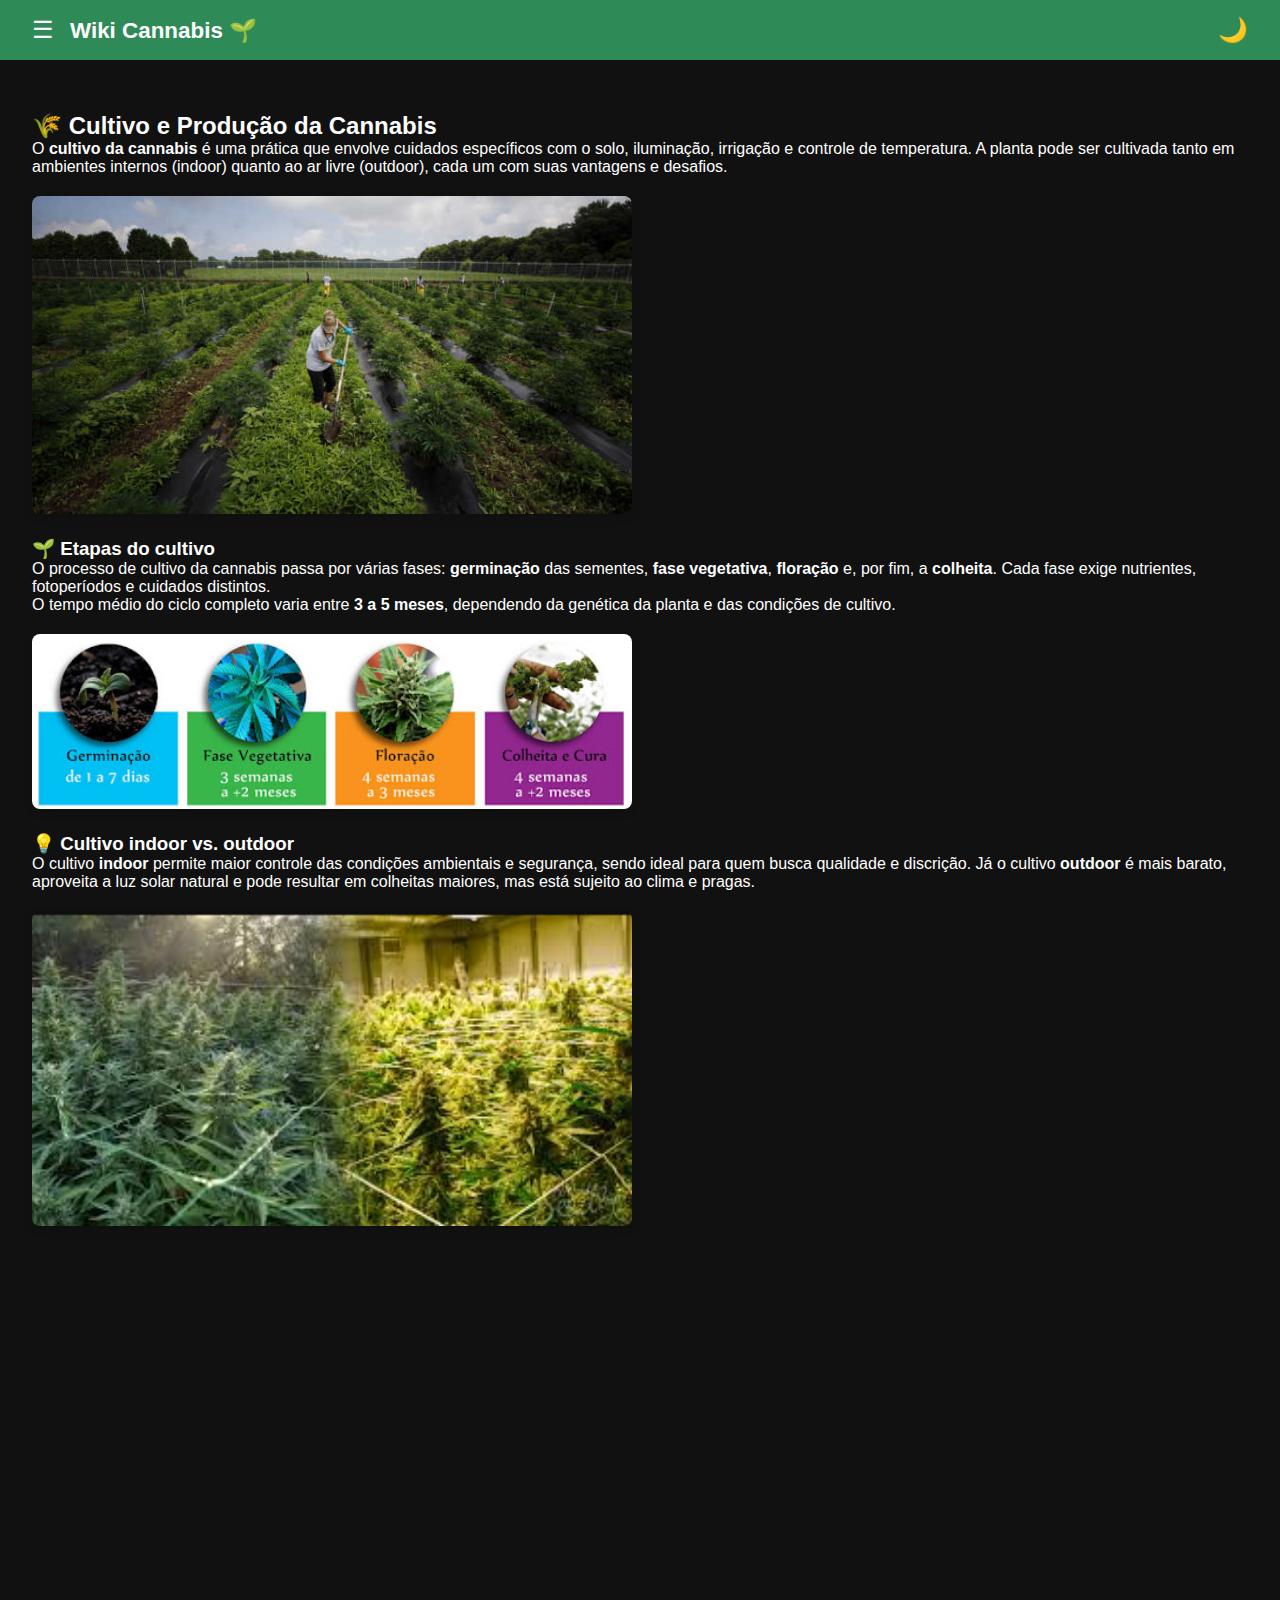
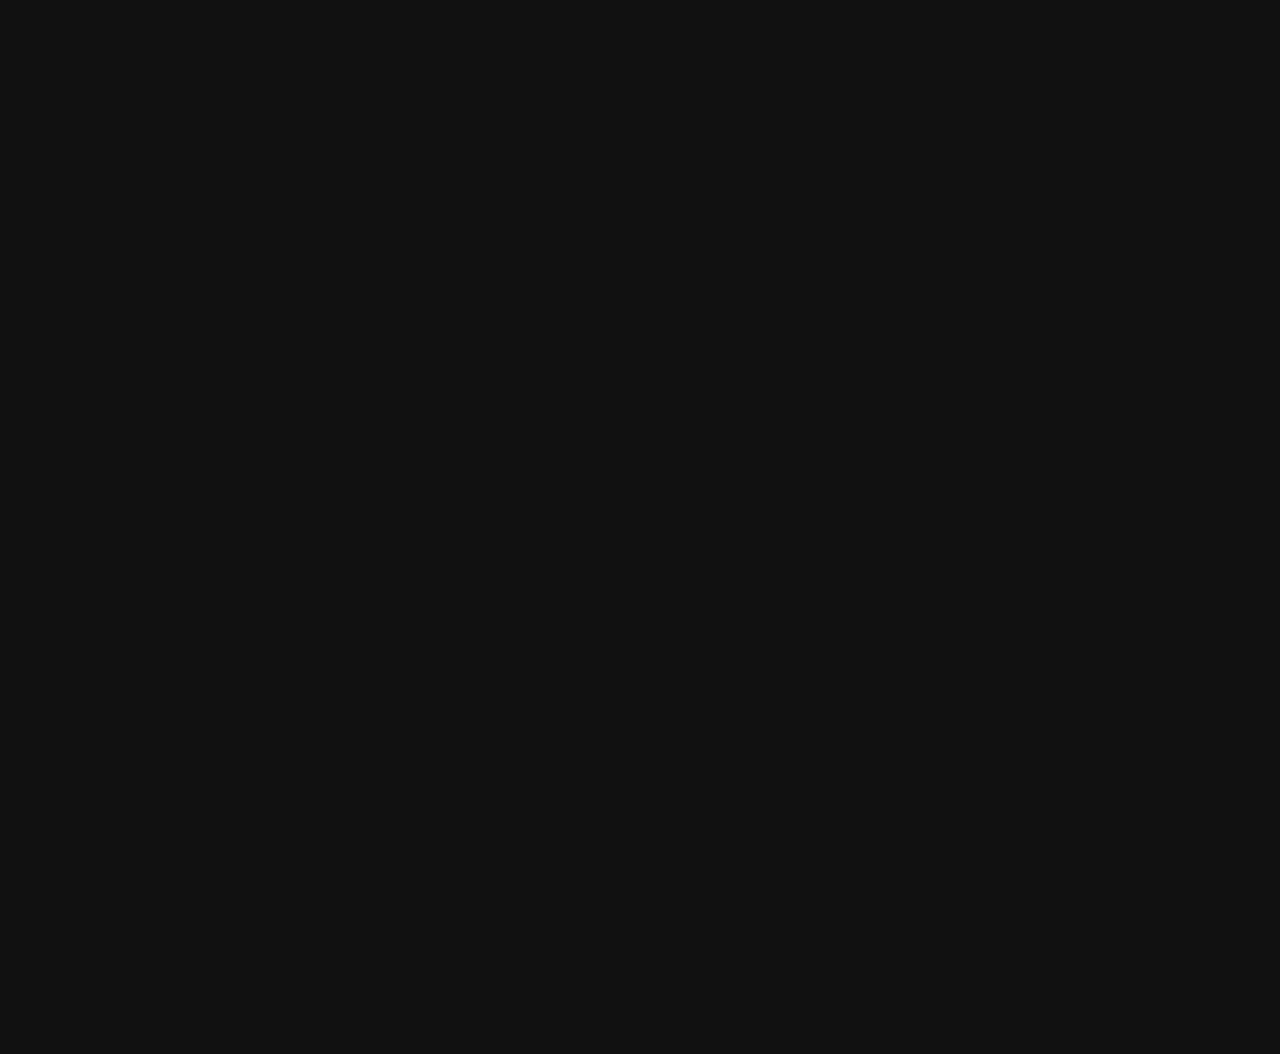
<file: cultivo.html>
<!DOCTYPE html>
<html lang="pt-br">
<head>
  <meta charset="UTF-8" />
  <meta name="viewport" content="width=device-width, initial-scale=1.0"/>
  <title>Cultivo e Produção 🌾</title>
  <link rel="stylesheet" href="style.css" />
</head>
<body>

  <header>
    <div class="header-left">
      <button class="menu-btn" onclick="toggleMenu()">☰</button>
      <h1>Wiki Cannabis 🌱</h1>
    </div>
    <button id="darkModeToggle" onclick="toggleDarkMode()">🌙</button>
  </header>

  <!-- Menu lateral -->
  <div id="sidebar" class="sidebar">
    <h2>Temas</h2>
    <a href="origem.html">📜 Origem</a>
    <a href="cultivo.html">🌾 Cultivo</a>
    <a href="tipos.html">🧬 Tipos</a>
    <a href="uso.html">💊 Medicinal</a>
    <a href="recreativo.html">🎉 Recreativo</a>
    <a href="legalizacao.html">⚖️ Leis</a>
    <a href="menu.html" class="voltar-btn">🔙 Voltar ao Menu Principal</a>
  </div>

  <!-- Conteúdo principal -->
  <div class="content">
    <h2>🌾 Cultivo e Produção da Cannabis</h2>

    <section class="fade-in">
      <p>
        O <strong>cultivo da cannabis</strong> é uma prática que envolve cuidados específicos com o solo, iluminação, irrigação e controle de temperatura. A planta pode ser cultivada tanto em ambientes internos (indoor) quanto ao ar livre (outdoor), cada um com suas vantagens e desafios.
      </p>
      <img src="img/plantacao-cannabis.png" alt="Plantação de cannabis ao ar livre" />
    </section>

    <section class="fade-in">
      <h3>🌱 Etapas do cultivo</h3>
      <p>
        O processo de cultivo da cannabis passa por várias fases: <strong>germinação</strong> das sementes, <strong>fase vegetativa</strong>, <strong>floração</strong> e, por fim, a <strong>colheita</strong>. Cada fase exige nutrientes, fotoperíodos e cuidados distintos.
      </p>
      <p>
        O tempo médio do ciclo completo varia entre <strong>3 a 5 meses</strong>, dependendo da genética da planta e das condições de cultivo.
      </p>
      <img src="img/fases-cultivo.png" alt="Fases do cultivo da cannabis" />
    </section>

    <section class="fade-in">
      <h3>💡 Cultivo indoor vs. outdoor</h3>
      <p>
        O cultivo <strong>indoor</strong> permite maior controle das condições ambientais e segurança, sendo ideal para quem busca qualidade e discrição. Já o cultivo <strong>outdoor</strong> é mais barato, aproveita a luz solar natural e pode resultar em colheitas maiores, mas está sujeito ao clima e pragas.
      </p>
      <img src="img/cultivo-indoor-outdoor.png" alt="Comparação entre cultivo indoor e outdoor" />
    </section>

    <section class="fade-in">
      <h3>🧪 Fertilizantes e cuidados com o solo</h3>
      <p>
        Para garantir plantas saudáveis, é essencial usar substratos bem drenados e ricos em nutrientes, além de fertilizantes equilibrados com <strong>nitrogênio (N)</strong>, <strong>fósforo (P)</strong> e <strong>potássio (K)</strong>. O pH ideal do solo deve variar entre <strong>6.0 e 7.0</strong>.
      </p>
      <img src="img/fertilizantes-cannabis.png" alt="Fertilizantes para cultivo de cannabis" />
    </section>

    <section class="fade-in">
      <h3>⚙️ Processos pós-colheita</h3>
      <p>
        Após a colheita, os buds passam por um processo de <strong>secagem</strong> e <strong>cura</strong>, fundamentais para preservar sabor, aroma e potência dos canabinoides. A cura pode durar de <strong>duas semanas a dois meses</strong>, dependendo do método.
      </p>
      <img src="img/curagem-buds.png" alt="Processo de cura dos buds de cannabis" />
    </section>

    <section class="fade-in">
      <h3>📦 Produção em larga escala</h3>
      <p>
        Em países onde o cultivo é regulamentado, como <strong>Canadá</strong> e <strong>Uruguai</strong>, existem fazendas especializadas na produção em larga escala, com controle rigoroso de qualidade, rastreabilidade e certificação de pureza.
      </p>
      <img src="img/producao-industrial.png" alt="Produção industrial de cannabis" />
    </section>

    <section class="fade-in">
      <h3>🔍 Curiosidades sobre o cultivo</h3>
      <ul>
        <li>🌡️ A temperatura ideal para o cultivo gira em torno de 22°C a 28°C.</li>
        <li>💧 O excesso de água pode causar <em>root rot</em> (apodrecimento das raízes).</li>
        <li>🧬 A cannabis pode ser cultivada por sementes ou clones (estacas).</li>
        <li>🌕 Algumas variedades florescem com base no ciclo lunar.</li>
      </ul>
    </section>
  </div>

  <script src="script.js"></script>
</body>
</html>
</file>
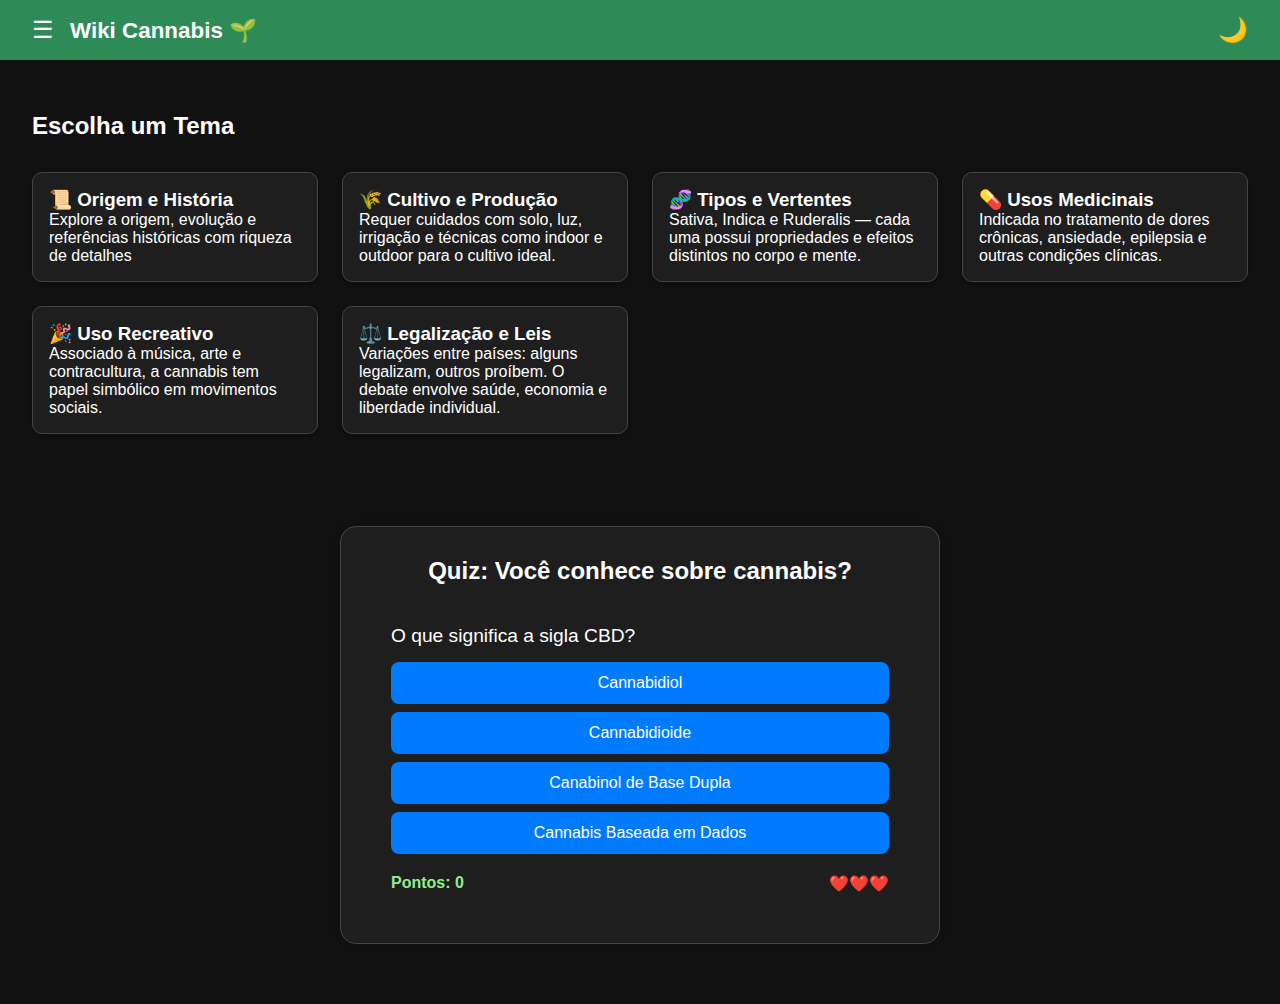
<file: menu.html>
<!DOCTYPE html>
<html lang="pt-br">
<head>
  <meta charset="UTF-8" />
  <meta name="viewport" content="width=device-width, initial-scale=1.0" />
  <title>Wiki Cannabis 🌱</title>
  <link rel="stylesheet" href="style.css" />
</head>
<body>

  <header>
    <div class="header-left">
        <button class="menu-btn" onclick="toggleMenu()">☰</button>
        <h1>Wiki Cannabis 🌱</h1>
      </div>
      <button id="darkModeToggle" onclick="toggleDarkMode()">🌙</button>
  </header>

  <!-- Menu lateral -->
  <div id="sidebar" class="sidebar">
    <h2>Temas</h2>
    <a href="origem.html">📜 Origem</a>
    <a href="cultivo.html">🌾 Cultivo</a>
    <a href="tipos.html">🧬 Tipos</a>
    <a href="uso.html">💊 Medicinal</a>
    <a href="recreativo.html">🎉 Recreativo</a>
    <a href="legalizacao.html">⚖️ Leis</a>
  </div>

  <!-- Conteúdo principal -->
  <div class="content">
    <h2>Escolha um Tema</h2>
    <div class="cards">

      <a href="origem.html" class="card">
        <h3>📜 Origem e História</h3>
        <p>Explore a origem, evolução e referências históricas com riqueza de detalhes</p>
      </a>

      <a href="cultivo.html" class="card" id="cultivo">
        <h3>🌾 Cultivo e Produção</h3>
        <p>Requer cuidados com solo, luz, irrigação e técnicas como indoor e outdoor para o cultivo ideal.</p>
      </a>

      <a href="tipos.html" class="card" id="tipos">
        <h3>🧬 Tipos e Vertentes</h3>
        <p>Sativa, Indica e Ruderalis — cada uma possui propriedades e efeitos distintos no corpo e mente.</p>
      </a>

      <a href="uso.html" class="card" id="uso">
        <h3>💊 Usos Medicinais</h3>
        <p>Indicada no tratamento de dores crônicas, ansiedade, epilepsia e outras condições clínicas.</p>
      </a>

      <a href="recreativo.html" class="card" id="recreativo">
        <h3>🎉 Uso Recreativo</h3>
        <p>Associado à música, arte e contracultura, a cannabis tem papel simbólico em movimentos sociais.</p>
      </a>

      <a href="legalizacao.html" class="card" id="legalizacao">
        <h3>⚖️ Legalização e Leis</h3>
        <p>Variações entre países: alguns legalizam, outros proíbem. O debate envolve saúde, economia e liberdade individual.</p>
      </a>

    </div>
  </div>

  <section id="quiz-section" class="quiz-container">
    <h2 class="pergunta">Quiz: Você conhece sobre cannabis?</h2>
    
    <div id="quiz-box">
      <p id="pergunta" class="pergunta-texto">Carregando pergunta...</p>
      
      <div id="opcoes" class="opcoes"></div>
      
      <div class="status">
        <span id="pontos">Pontos: 0</span>
        <span id="vidas">❤️❤️❤️</span>
      </div>
    </div>
  
    <button id="reiniciar" style="display: none;">Reiniciar Quiz</button>
  </section>

  <script src="quiz.js"></script>
  <script src="script.js"></script>
</body>
</html>
</file>
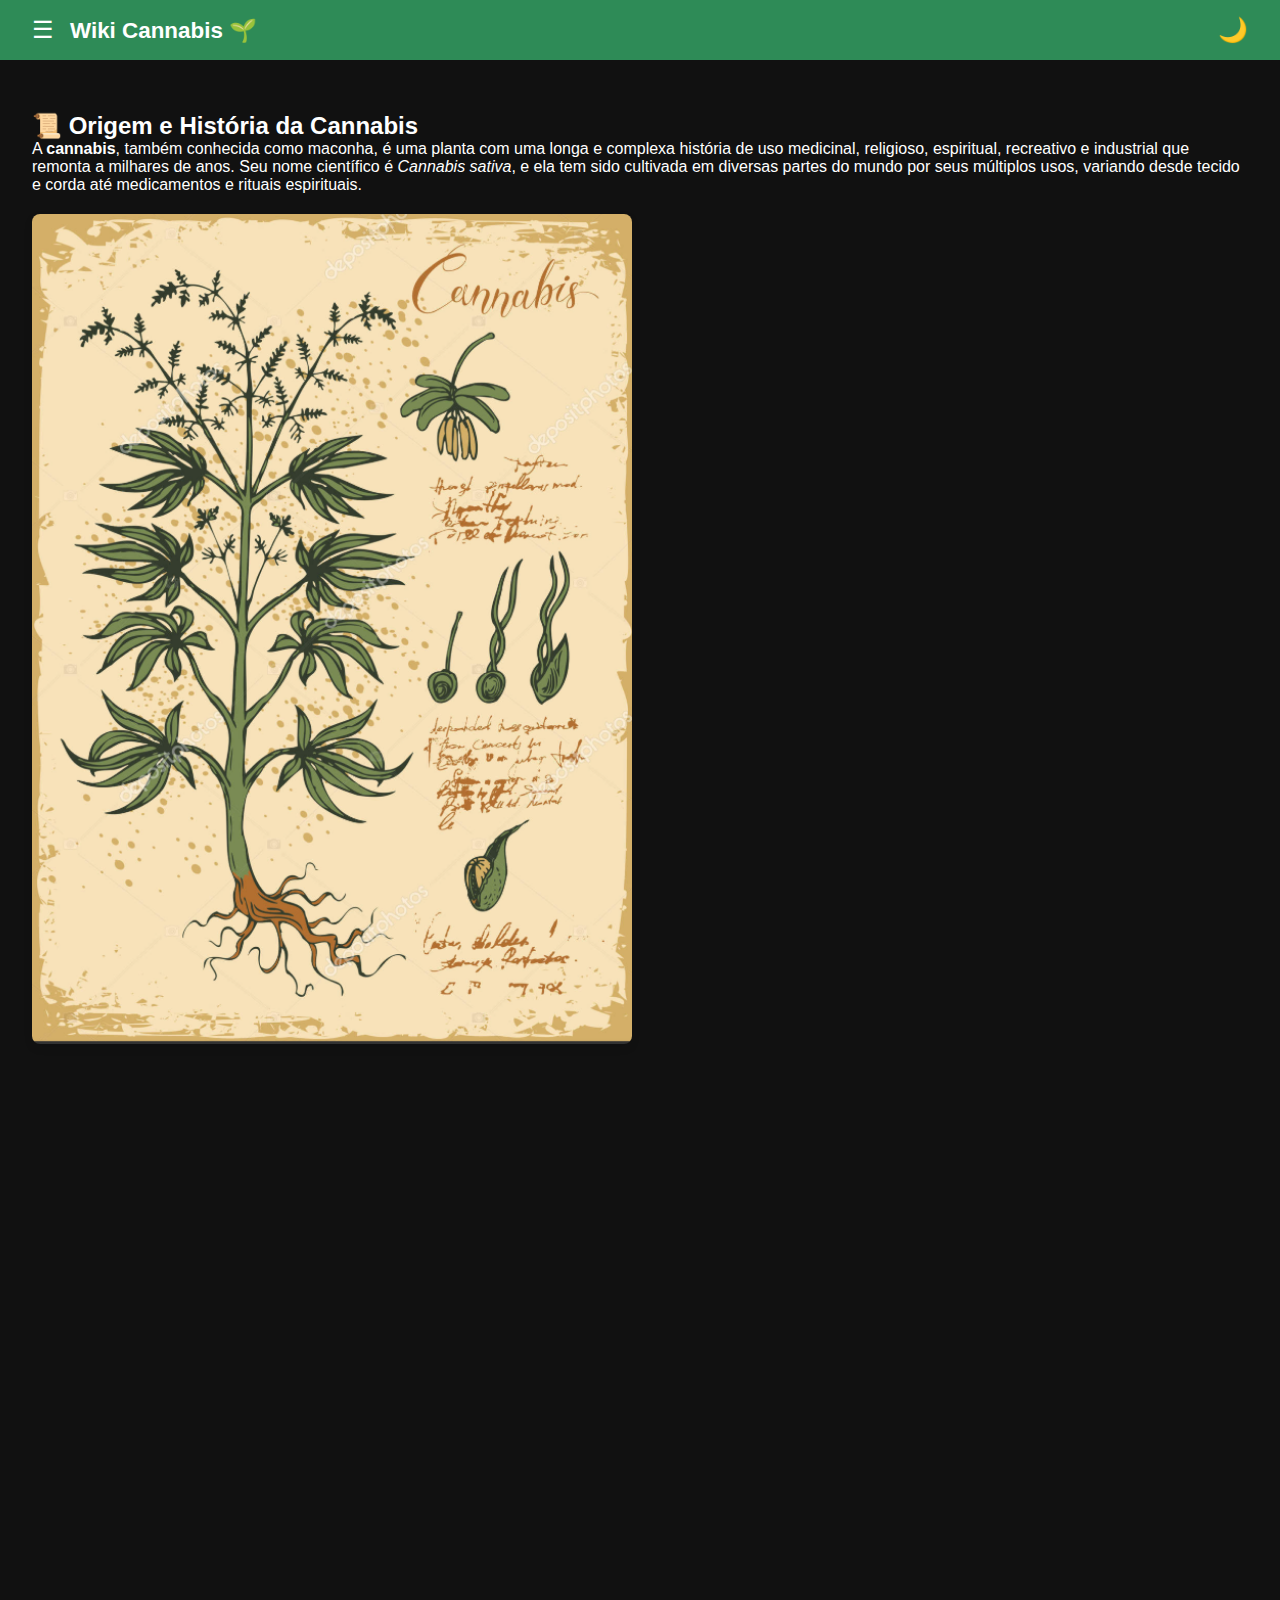
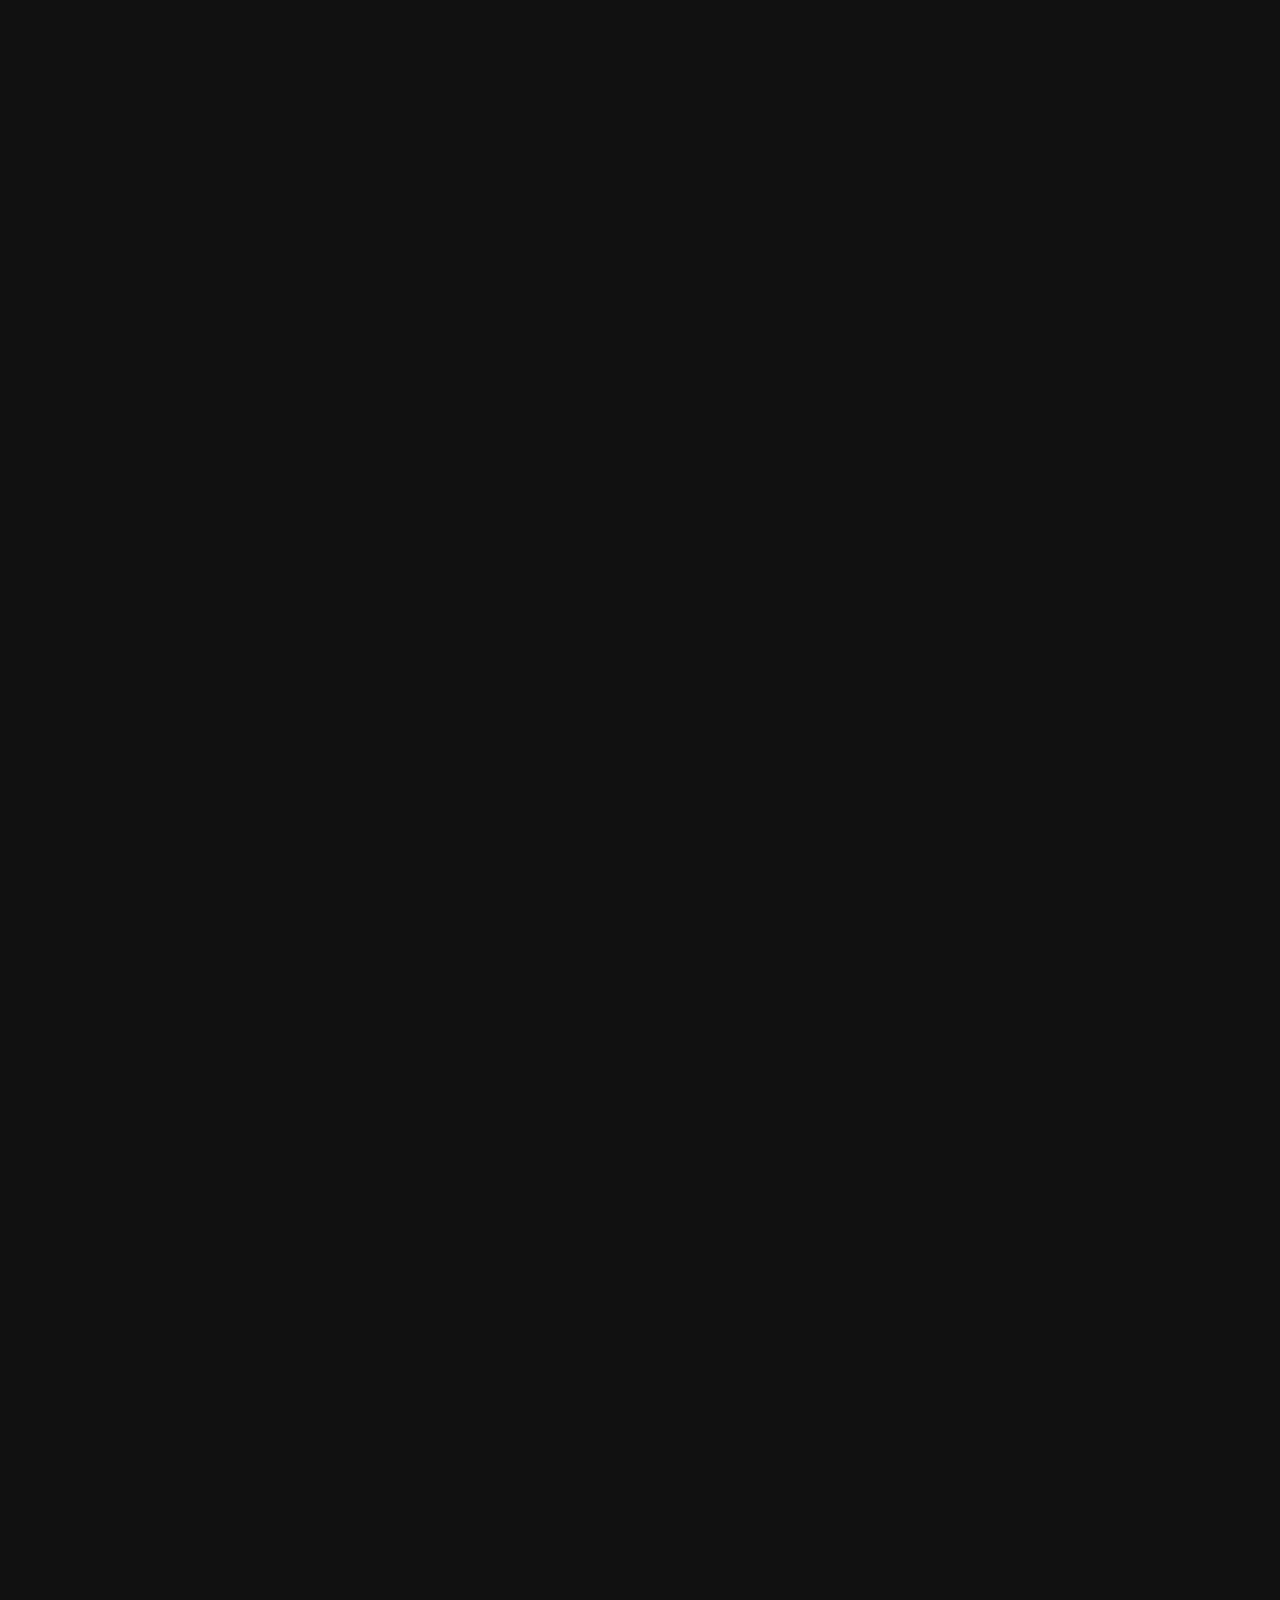
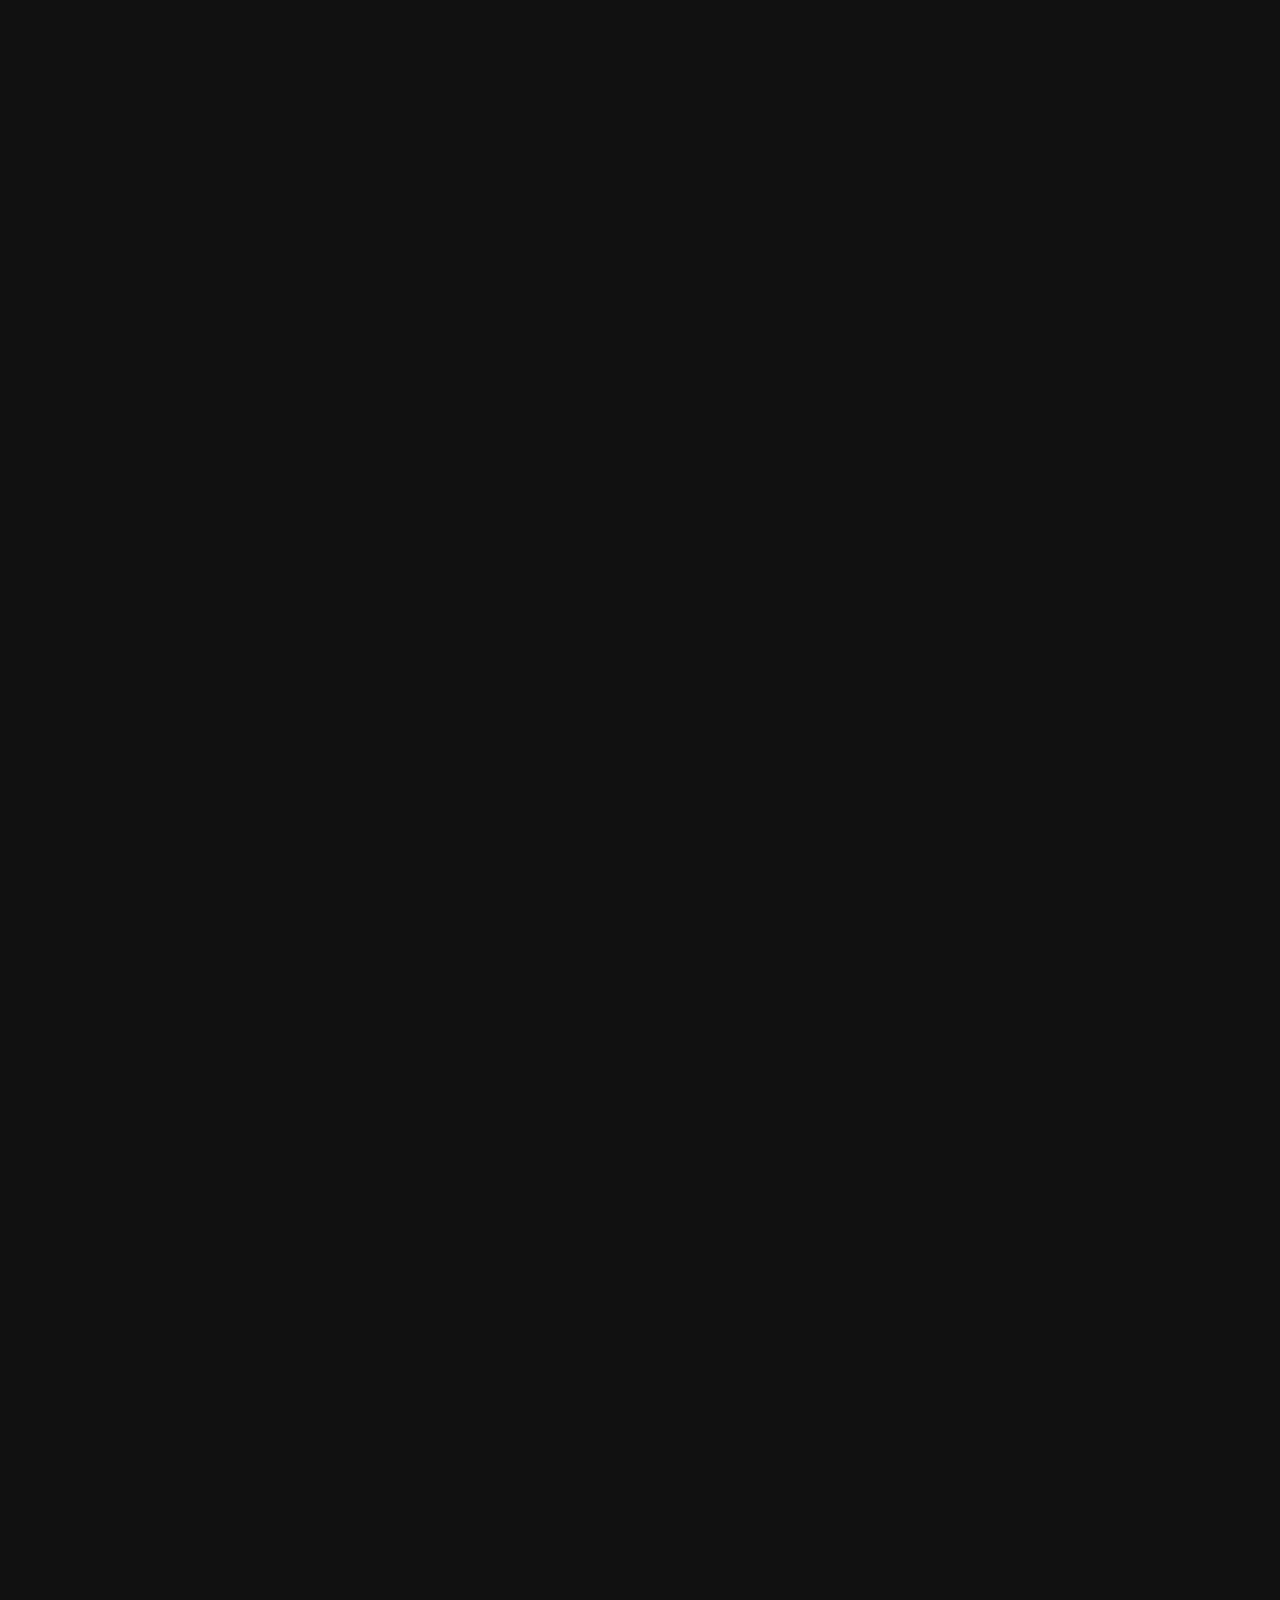
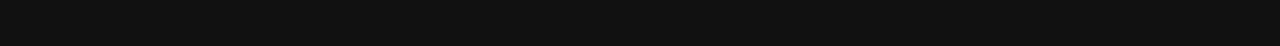
<file: origem.html>
<!DOCTYPE html>
<html lang="pt-br">
<head>
  <meta charset="UTF-8" />
  <meta name="viewport" content="width=device-width, initial-scale=1.0"/>
  <title>Origem e História 🌱</title>
  <link rel="stylesheet" href="style.css" />
</head>
<body>

  <header>
    <div class="header-left">
      <button class="menu-btn" onclick="toggleMenu()">☰</button>
      <h1>Wiki Cannabis 🌱</h1>
    </div>
    <button id="darkModeToggle" onclick="toggleDarkMode()">🌙</button>
  </header>

  <!-- Menu lateral -->
  <div id="sidebar" class="sidebar">
    <h2>Temas</h2>
    <a href="origem.html">📜 Origem</a>
    <a href="cultivo.html">🌾 Cultivo</a>
    <a href="tipos.html">🧬 Tipos</a>
    <a href="uso.html">💊 Medicinal</a>
    <a href="recreativo.html">🎉 Recreativo</a>
    <a href="legalizacao.html">⚖️ Leis</a>
    <a href="menu.html" class="voltar-btn">🔙 Voltar ao Menu Principal</a>
  </div>

  <!-- Conteúdo principal -->
  <div class="content">
    <h2>📜 Origem e História da Cannabis</h2>

    <section class="fade-in">
      <p>
        A <strong>cannabis</strong>, também conhecida como maconha, é uma planta com uma longa e complexa história de uso medicinal, religioso, espiritual, recreativo e industrial que remonta a milhares de anos. Seu nome científico é <em>Cannabis sativa</em>, e ela tem sido cultivada em diversas partes do mundo por seus múltiplos usos, variando desde tecido e corda até medicamentos e rituais espirituais.
      </p>
      <img src="img/ilustracao-cannabis.png" alt="Ilustração antiga da planta de cannabis" />
    </section>

    <section class="fade-in">
      <h3>🌍 Primeiros registros históricos</h3>
      <p>
        As primeiras evidências do uso da cannabis vêm da <strong>China Antiga</strong>, por volta de <strong>10.000 a.C.</strong>, onde suas sementes eram utilizadas como fonte de alimento, e suas fibras para confecção de roupas e cordas. Já em <strong>2.700 a.C.</strong>, o imperador chinês <strong>Shennong</strong> citava a cannabis em sua obra médica tradicional, descrevendo-a como uma planta medicinal com propriedades analgésicas e sedativas.
      </p>
      <p>
        Na <strong>Índia</strong>, a cannabis é mencionada nos textos sagrados <em>Vedas</em> como uma das cinco plantas sagradas. Era consumida na forma de <em>bhang</em> (mistura com leite e especiarias) e considerada um presente dos deuses. Seu uso ritualístico estava ligado ao deus Shiva, e era também utilizada para tratar distúrbios do sono, dor e perda de apetite.
      </p>
      <img src="img/foto-vintage-cannabis.png" alt="Fotografia vintage de uso de cannabis" />
    </section>

    <section class="fade-in">
      <h3>🏛️ Cannabis no Egito e no Oriente Médio</h3>
      <p>
        No <strong>Egito Antigo</strong>, há registros de uso medicinal da cannabis em papiros médicos, como o <em>Papiro de Ebers</em> (cerca de 1.500 a.C.), indicando que a planta era usada no tratamento de inflamações e como analgésico. Arqueólogos encontraram traços de THC em múmias, sugerindo que a cannabis era também utilizada em rituais funerários.
      </p>
      <p>
        No <strong>Oriente Médio</strong>, durante o Império Persa, a cannabis era chamada de <em>“qunubu”</em>, termo que acredita-se ter dado origem à palavra “cannabis”. Era utilizada em rituais religiosos zoroastristas e disseminou-se para outras culturas através das rotas comerciais da região.
      </p>
      <img src="img/Hieróglifos-egípcios-antigos.png" alt="Hieróglifos egípcios antigos" />
    </section>

    <section class="fade-in">
        <h3>⚖️ A criminalização nos séculos XIX e XX</h3>
        <p>
          No final do século XIX e início do XX, a cannabis começou a ser associada a comportamentos marginalizados em diversos países. Nos Estados Unidos, por exemplo, o preconceito contra imigrantes mexicanos, que utilizavam a planta de forma recreativa, influenciou fortemente as políticas públicas. A campanha de desinformação e propaganda, como a do filme <em>Reefer Madness</em>, levou à proibição federal da cannabis em 1937 com o <strong>Marijuana Tax Act</strong>.
        </p>
        <p>
          No Brasil, a criminalização ocorreu ainda no século XIX, sendo associada a populações negras escravizadas. A proibição foi reforçada ao longo do século XX, especialmente com a inclusão da cannabis em listas internacionais de substâncias proibidas, como a Convenção Única de 1961 da ONU.
        </p>
        <img src="img/reefer-madness.png" alt="Cartaz do filme Reefer Madness" />
      </section>
  
      <section class="fade-in">
        <h3>💊 Renascimento medicinal</h3>
        <p>
          A partir dos anos 1990, com o avanço das pesquisas científicas e a descoberta do <strong>sistema endocanabinoide</strong> no corpo humano, a cannabis começou a ser redescoberta como um agente terapêutico. Estudos comprovaram seus efeitos positivos no tratamento de doenças como epilepsia, esclerose múltipla, dor crônica, autismo, entre outras.
        </p>
        <p>
          Países como <strong>Canadá</strong>, <strong>Israel</strong> e alguns estados dos EUA legalizaram o uso medicinal, e posteriormente também o uso recreativo, promovendo uma nova era de regulamentação e aceitação da planta.
        </p>
        <img src="img/Frascos-de-cannabis-medicinal.png" alt="Frascos de cannabis medicinal" />
      </section>
  
      <section class="fade-in">
        <h3>🌐 Situação atual e perspectivas futuras</h3>
        <p>
          Atualmente, a cannabis está legalizada para uso medicinal em dezenas de países, e para uso recreativo em lugares como <strong>Uruguai, Canadá, Malta, Alemanha</strong> e diversos estados norte-americanos. No Brasil, o uso medicinal é permitido sob prescrição e mediante autorização da Anvisa, com produtos importados ou nacionalizados à base de <strong>canabidiol (CBD)</strong>.
        </p>
        <p>
          A discussão sobre legalização plena continua crescendo, envolvendo aspectos de <strong>saúde pública, justiça social, economia e direitos humanos</strong>. Espera-se que, com mais educação, regulamentação e pesquisa, a cannabis possa ser tratada com mais racionalidade e menos preconceito.
        </p>
        <img src="img/mapa-legalizacao.png" alt="Mapa mundial da legalização da cannabis" />
      </section>
  
      <section class="fade-in">
        <h3>📚 Curiosidades e fatos históricos</h3>
        <ul>
          <li>🕉️ Na Índia, acredita-se que o deus Shiva usava cannabis para meditar.</li>
          <li>⚓ Cristóvão Colombo teria trazido sementes de cânhamo em sua viagem para as Américas.</li>
          <li>🧪 O sistema endocanabinoide foi descoberto apenas na década de 1990.</li>
          <li>📖 A Bíblia menciona uma planta chamada “qěnēh bośem”, que pode ter sido cannabis.</li>
        </ul>
      </section>
  </div>

  <script src="script.js"></script>
</body>
</html>
</file>
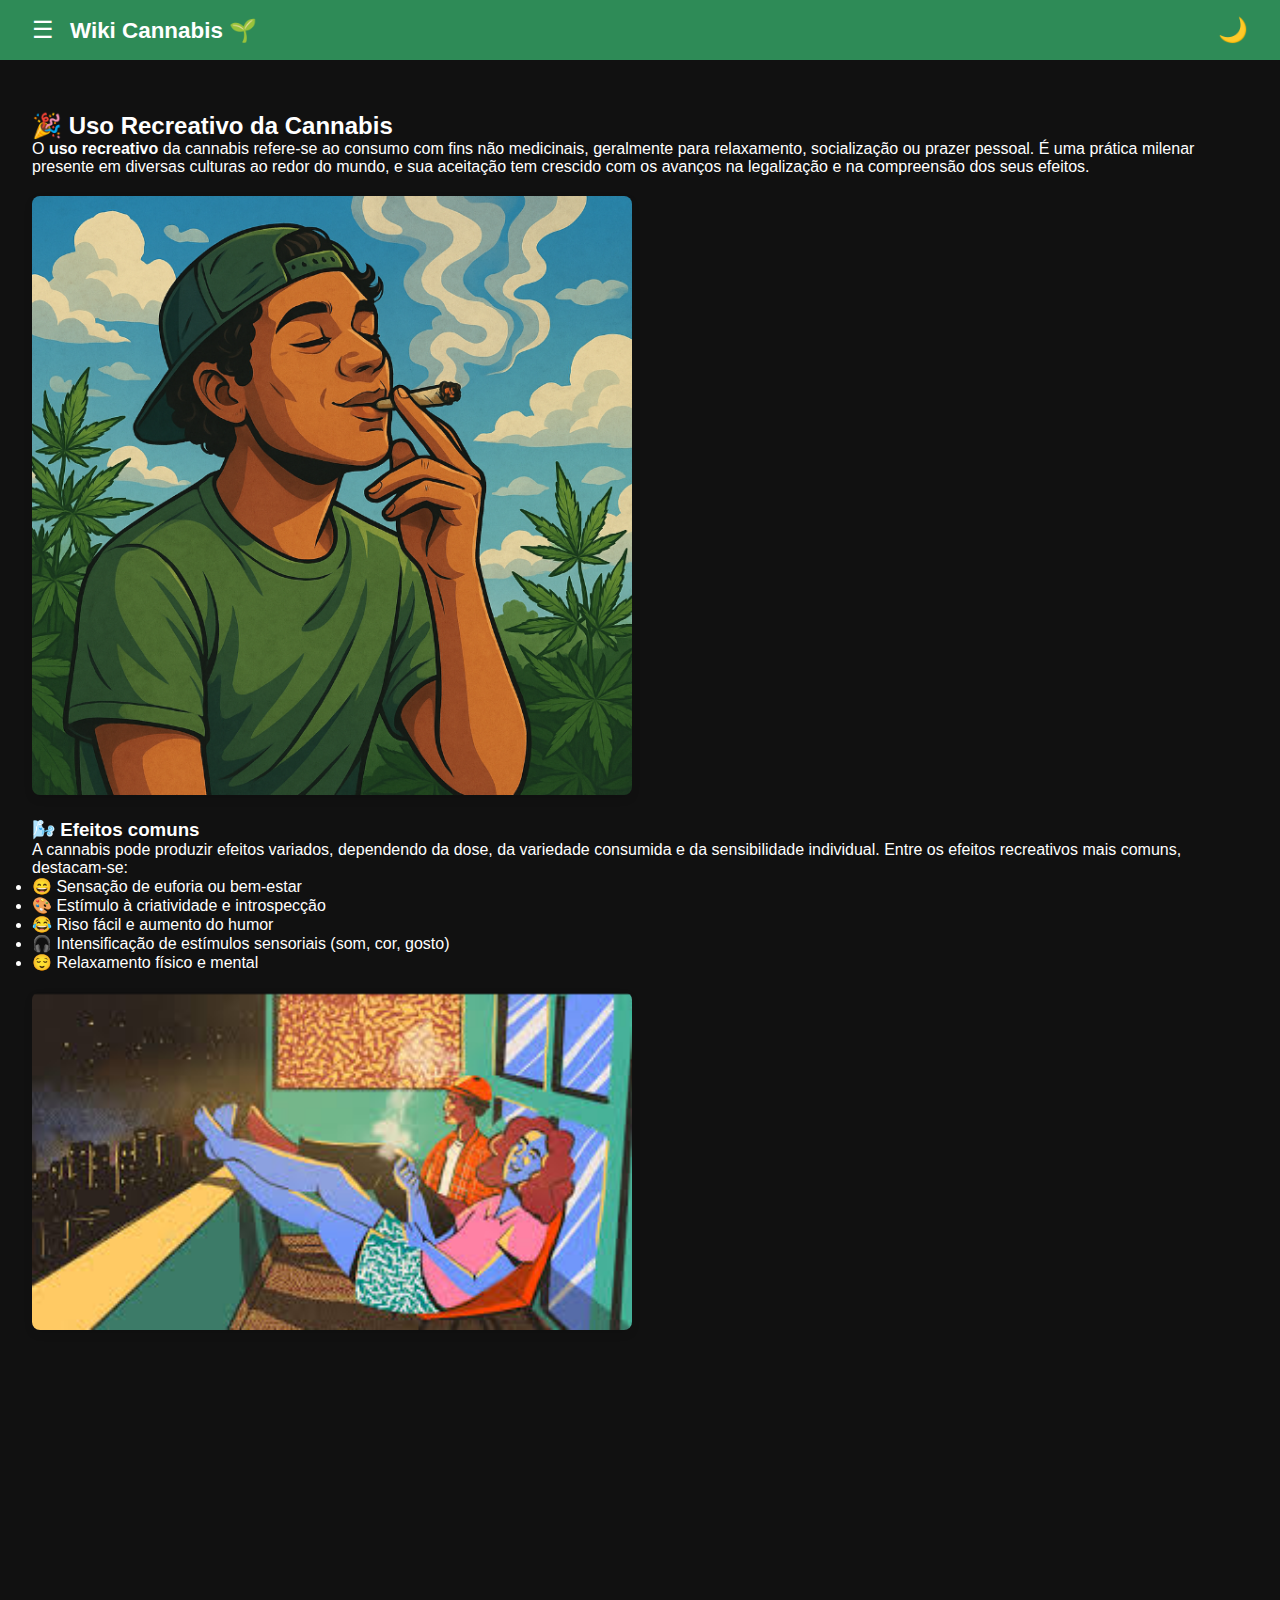
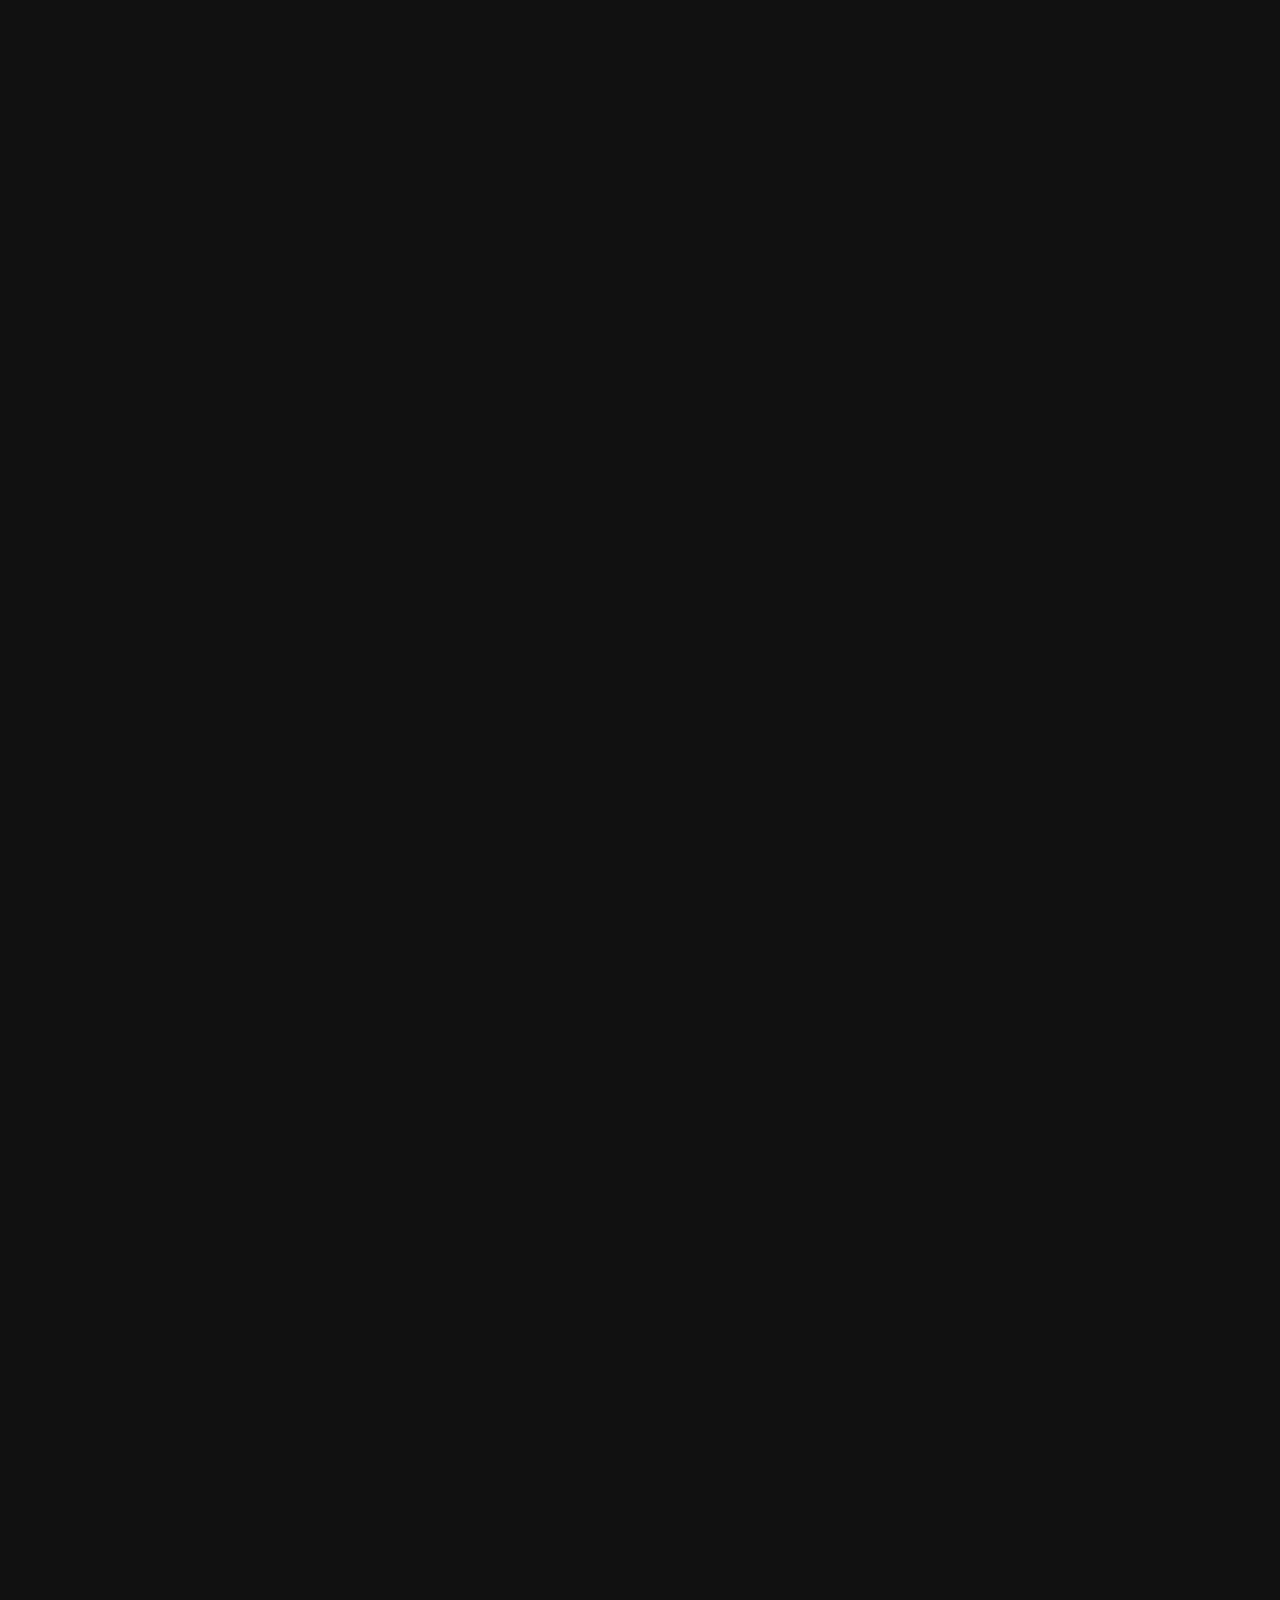
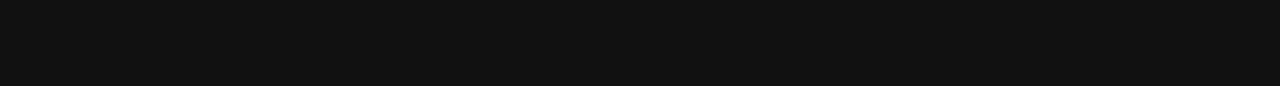
<file: recreativo.html>
<!DOCTYPE html>
<html lang="pt-br">
<head>
  <meta charset="UTF-8" />
  <meta name="viewport" content="width=device-width, initial-scale=1.0"/>
  <title>Uso Recreativo 🎉</title>
  <link rel="stylesheet" href="style.css" />
</head>
<body>

  <header>
    <div class="header-left">
      <button class="menu-btn" onclick="toggleMenu()">☰</button>
      <h1>Wiki Cannabis 🌱</h1>
    </div>
    <button id="darkModeToggle" onclick="toggleDarkMode()">🌙</button>
  </header>

  <!-- Menu lateral -->
  <div id="sidebar" class="sidebar">
    <h2>Temas</h2>
    <a href="origem.html">📜 Origem</a>
    <a href="cultivo.html">🌾 Cultivo</a>
    <a href="tipos.html">🧬 Tipos</a>
    <a href="uso.html">💊 Medicinal</a>
    <a href="recreativo.html">🎉 Recreativo</a>
    <a href="legalizacao.html">⚖️ Leis</a>
    <a href="menu.html" class="voltar-btn">🔙 Voltar ao Menu Principal</a>
  </div>

  <!-- Conteúdo principal -->
  <div class="content">
    <h2>🎉 Uso Recreativo da Cannabis</h2>

    <section class="fade-in">
      <p>
        O <strong>uso recreativo</strong> da cannabis refere-se ao consumo com fins não medicinais, geralmente para relaxamento, socialização ou prazer pessoal. É uma prática milenar presente em diversas culturas ao redor do mundo, e sua aceitação tem crescido com os avanços na legalização e na compreensão dos seus efeitos.
      </p>
      <img src="img/uso-recreativo.png" alt="Imagem ilustrando o uso recreativo da cannabis" />
    </section>

    <section class="fade-in">
      <h3>🌬️ Efeitos comuns</h3>
      <p>
        A cannabis pode produzir efeitos variados, dependendo da dose, da variedade consumida e da sensibilidade individual. Entre os efeitos recreativos mais comuns, destacam-se:
        <ul>
          <li>😄 Sensação de euforia ou bem-estar</li>
          <li>🎨 Estímulo à criatividade e introspecção</li>
          <li>😂 Riso fácil e aumento do humor</li>
          <li>🎧 Intensificação de estímulos sensoriais (som, cor, gosto)</li>
          <li>😌 Relaxamento físico e mental</li>
        </ul>
      </p>
      <img src="img/efeitos-recreativos.png" alt="Efeitos recreativos da cannabis" />
    </section>

    <section class="fade-in">
      <h3>⚠️ Possíveis riscos</h3>
      <p>
        Apesar dos benefícios recreativos, é importante estar atento a possíveis riscos, especialmente em casos de uso excessivo:
        <ul>
          <li>🌀 Alterações na percepção do tempo e espaço</li>
          <li>😰 Ansiedade, paranoia ou pânico em doses elevadas</li>
          <li>🧠 Dificuldade de memória e concentração temporária</li>
          <li>🚫 Redução da coordenação motora</li>
          <li>🧪 Possível dependência psicológica em casos de uso crônico</li>
        </ul>
        O consumo responsável e em ambientes seguros reduz significativamente os riscos.
      </p>
      <img src="img/riscos.png" alt="Riscos do uso recreativo" />
    </section>

    <section class="fade-in">
      <h3>🌍 Cultura e legalização</h3>
      <p>
        Em muitos países, o uso recreativo é legalizado ou descriminalizado, como:
        <ul>
          <li>🇺🇸 Estados Unidos (em diversos estados)</li>
          <li>🇨🇦 Canadá</li>
          <li>🇺🇾 Uruguai</li>
          <li>🇳🇱 Holanda (em cafés autorizados)</li>
        </ul>
        O consumo recreativo também está presente em festivais, músicas, filmes e movimentos culturais, sendo um símbolo de liberdade e contracultura em várias épocas.
      </p>
      <img src="img/cultura-cannabis.png" alt="Cultura e uso recreativo da cannabis" />
    </section>

    <section class="fade-in">
      <h3>🚬 Formas de consumo</h3>
      <p>
        Existem várias formas de consumir cannabis recreativamente:
        <ul>
          <li>🚬 Fumo (em cigarros, "baseados" ou cachimbos)</li>
          <li>🌫️ Vaporização (menos nociva ao pulmão)</li>
          <li>🍪 Comestíveis (bolos, doces, bebidas, etc.)</li>
          <li>💧 Óleos (embora mais usados no medicinal, também têm uso recreativo)</li>
        </ul>
        Cada método tem início e duração de efeitos diferentes, sendo os comestíveis mais lentos porém mais duradouros.
      </p>
      <img src="img/formas-recreativas.png" alt="Formas de consumo recreativo da cannabis" />
    </section>

    <section class="fade-in">
      <h3>👥 Curiosidades sobre o uso recreativo</h3>
      <ul>
        <li>🎶 A cannabis influenciou diversos gêneros musicais, como o reggae, o rap e o rock psicodélico.</li>
        <li>📅 O dia 20 de abril (4/20) é celebrado mundialmente como o “dia da maconha”.</li>
        <li>🍁 Algumas strains (variedades) são cultivadas especificamente para fins recreativos, com alto teor de THC.</li>
        <li>📖 Muitos usuários relatam experiências filosóficas ou criativas após o uso recreativo.</li>
      </ul>
    </section>

  </div>

  <script src="script.js"></script>
</body>
</html>
</file>
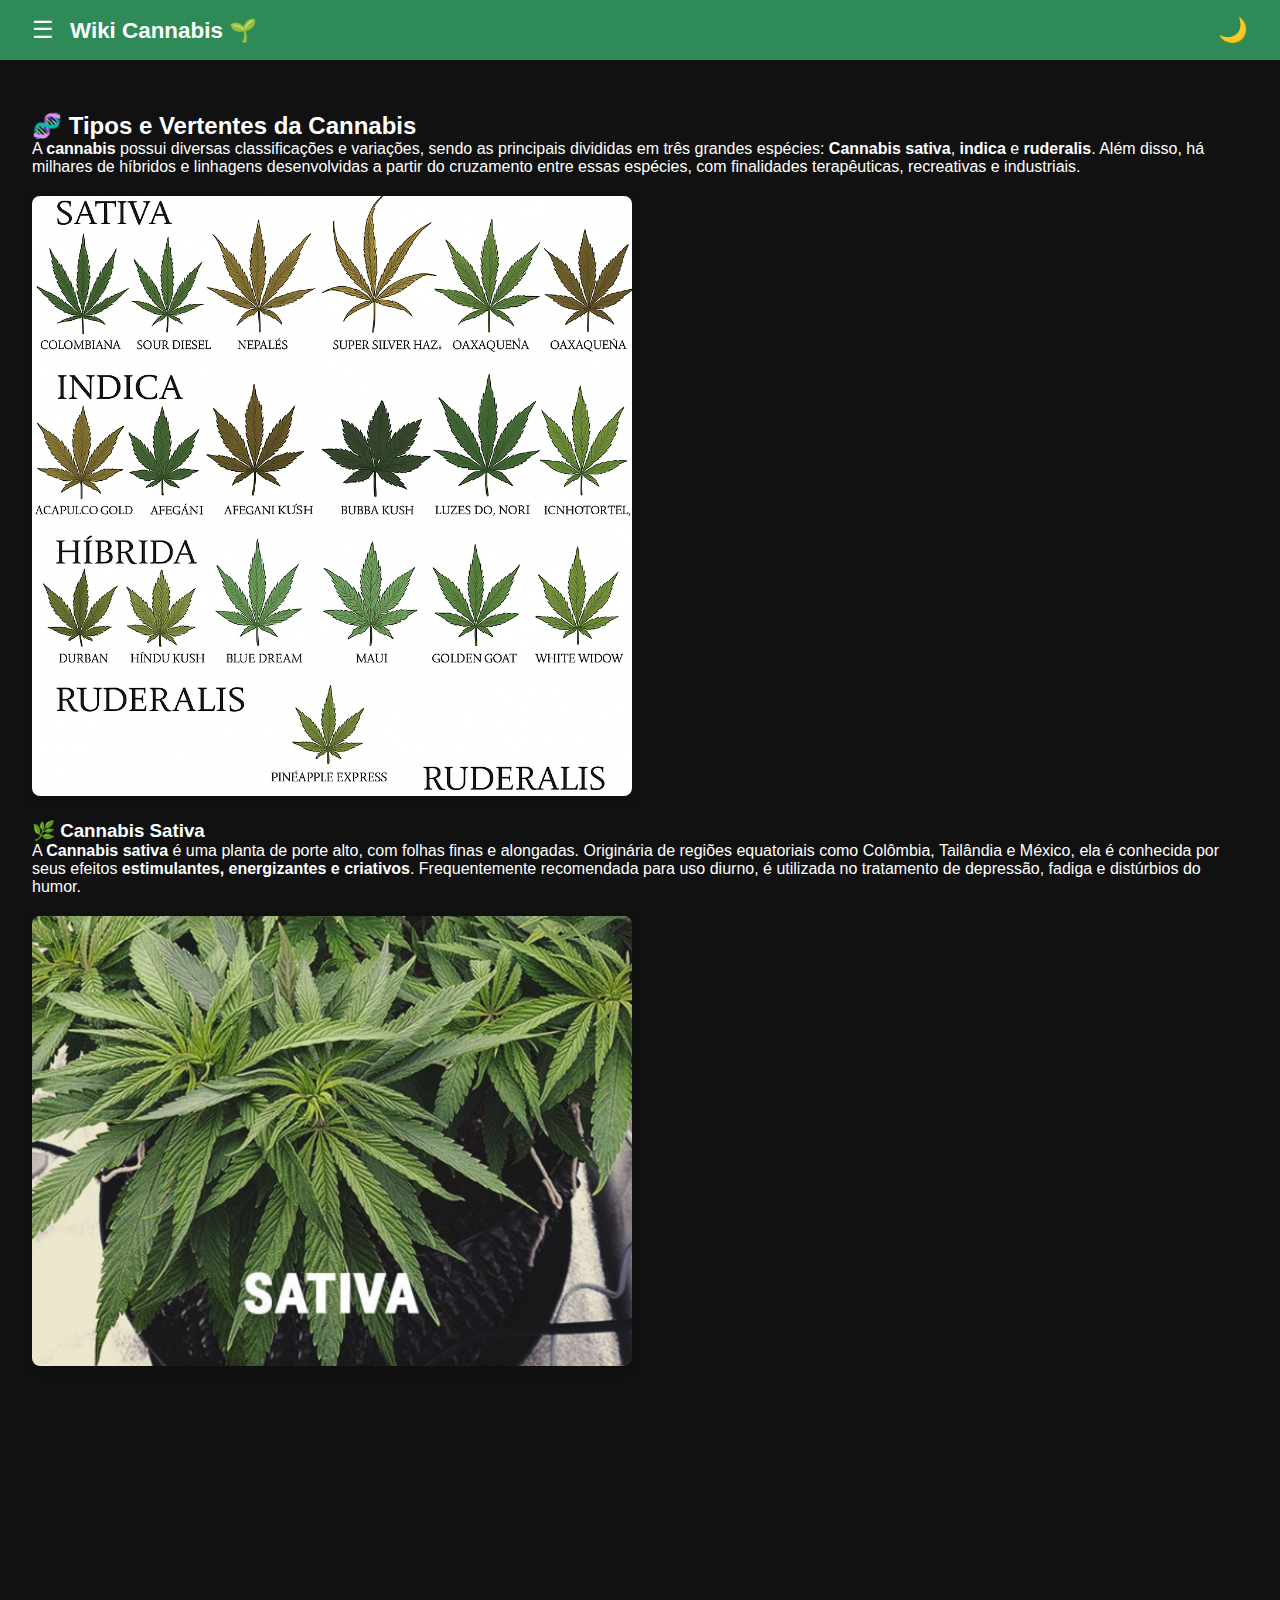
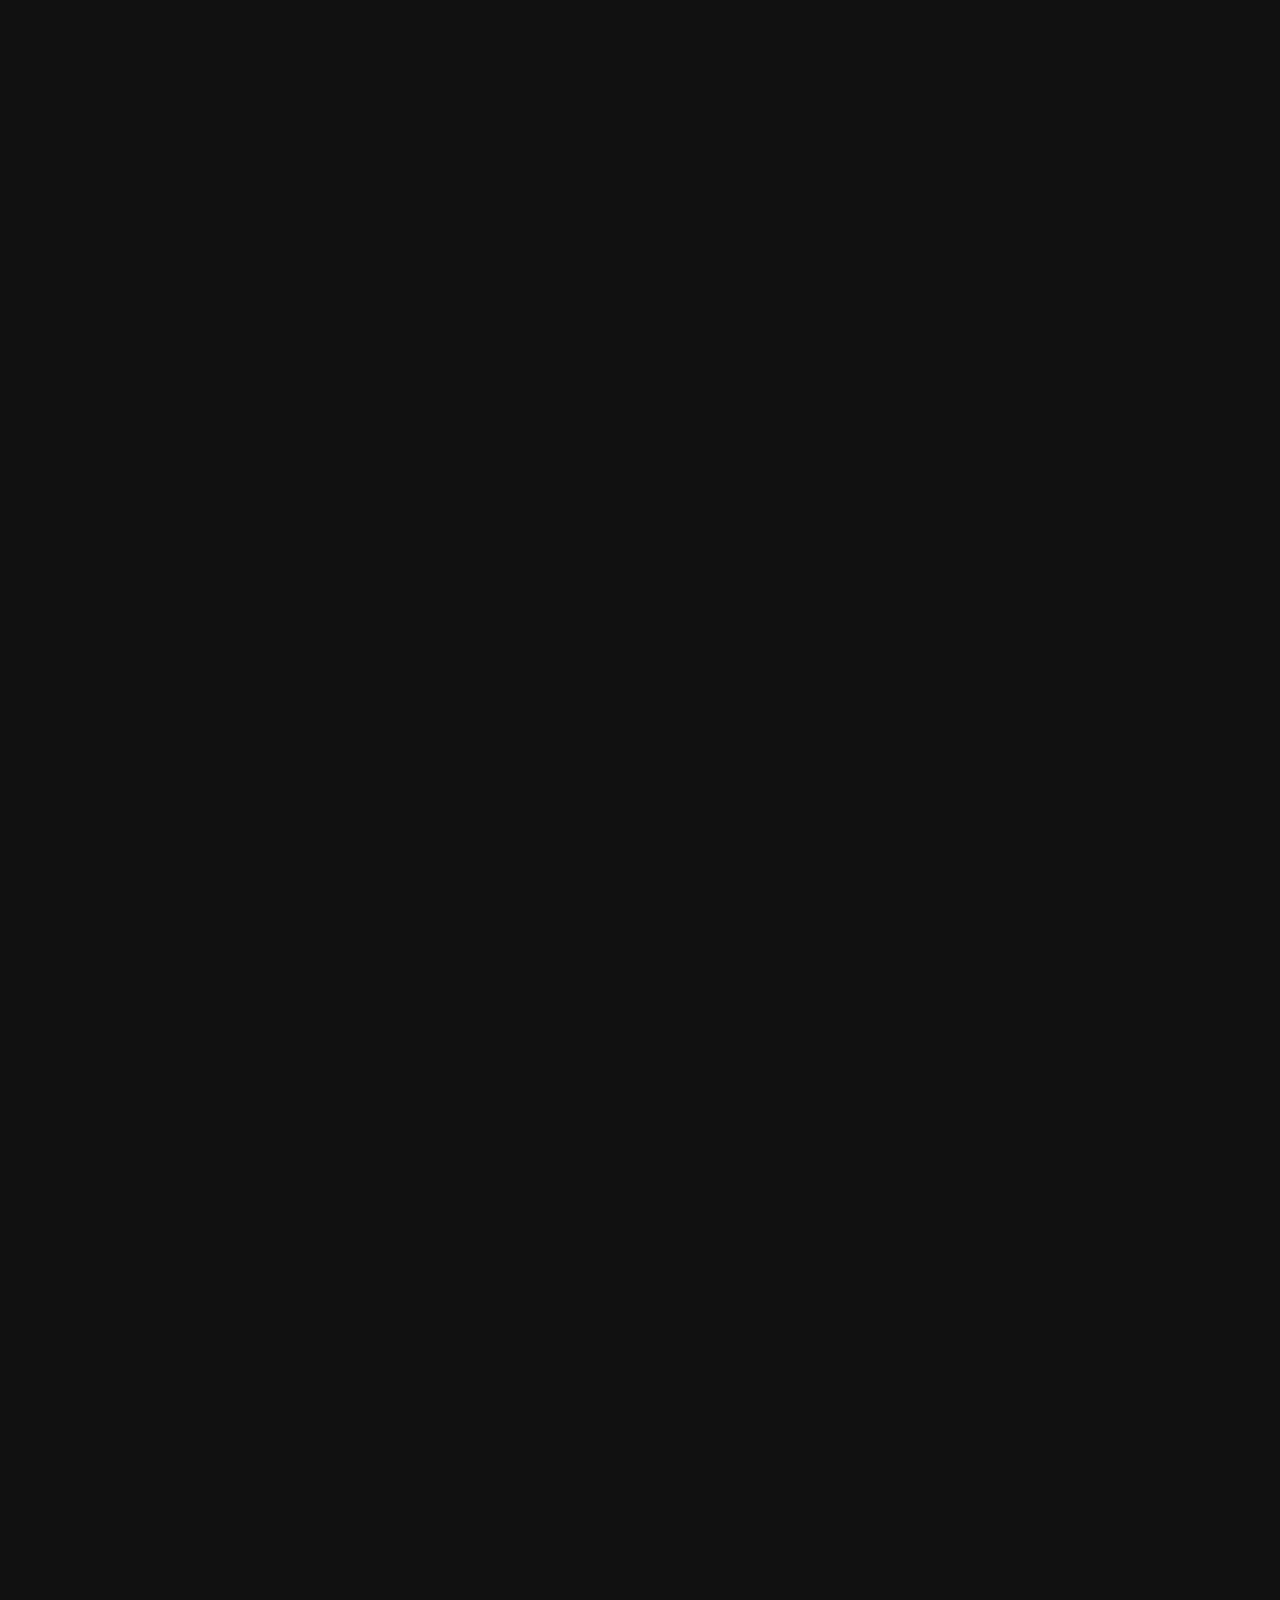
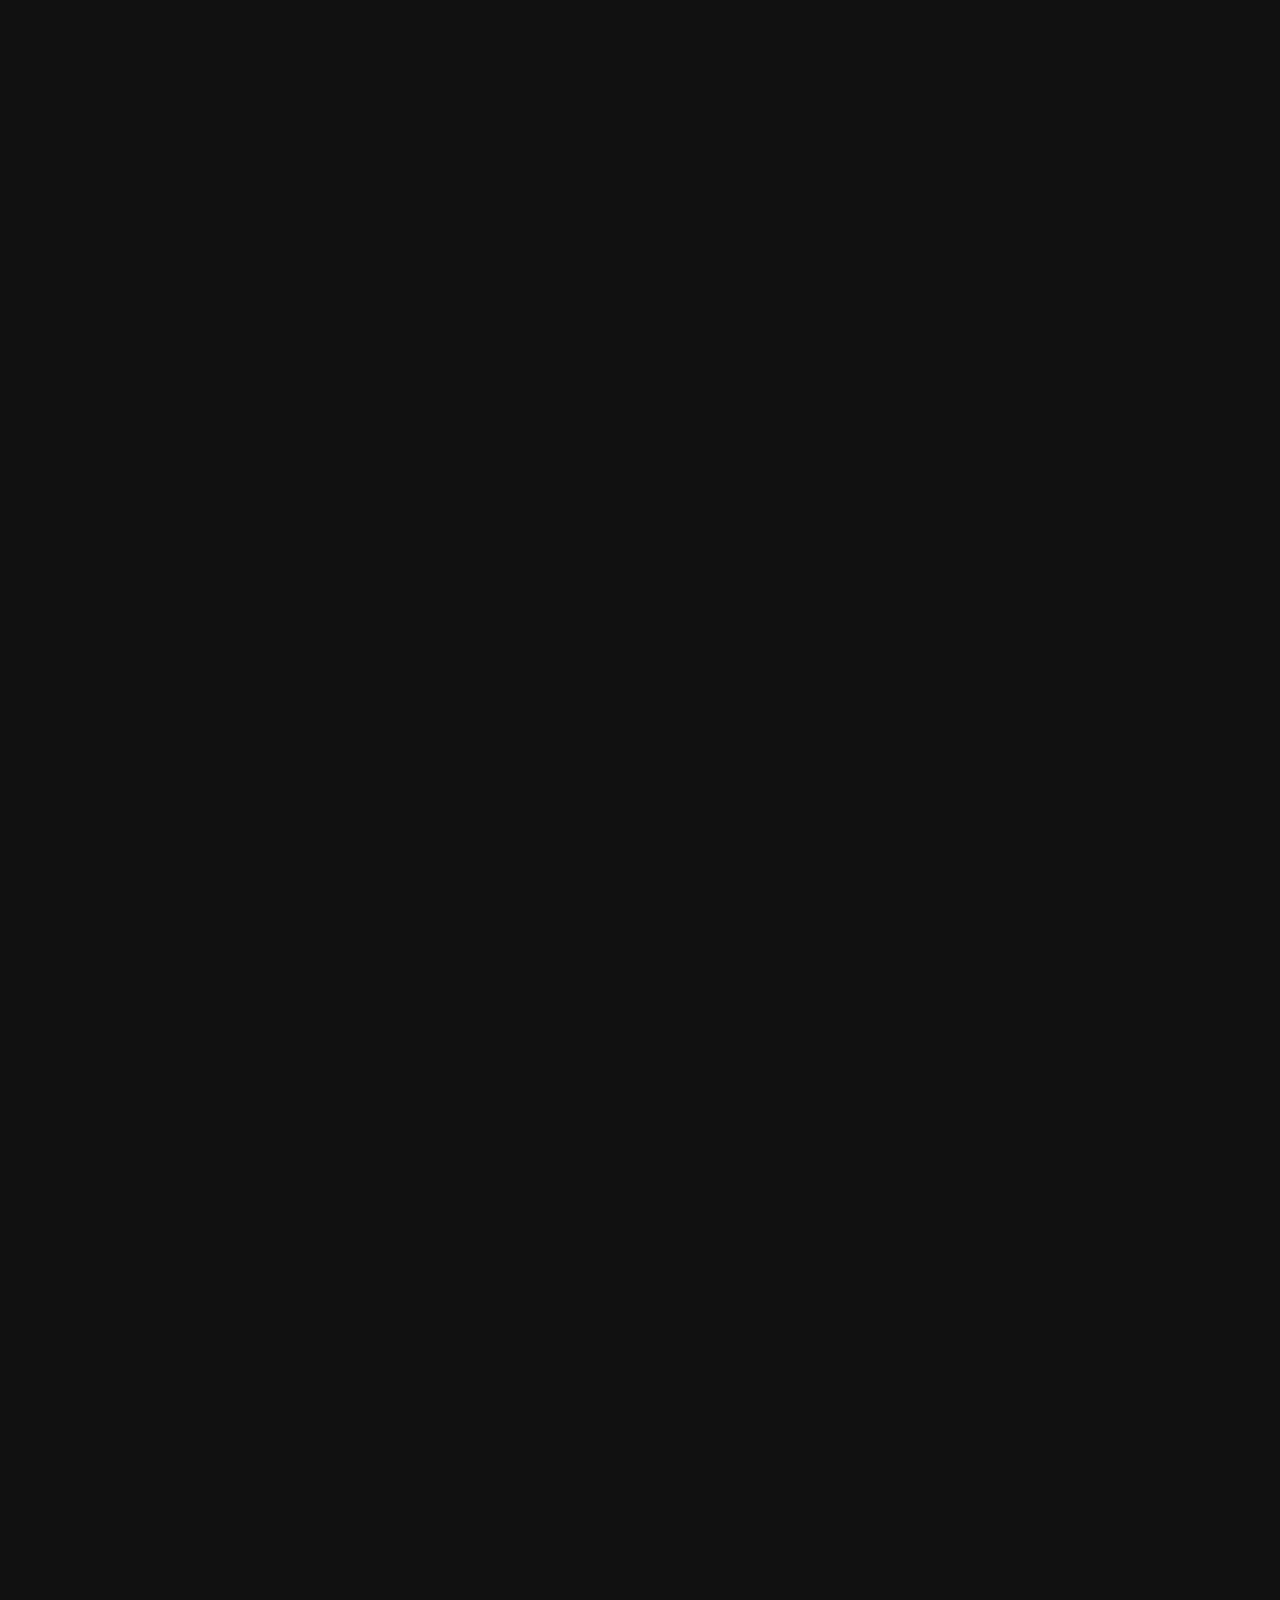
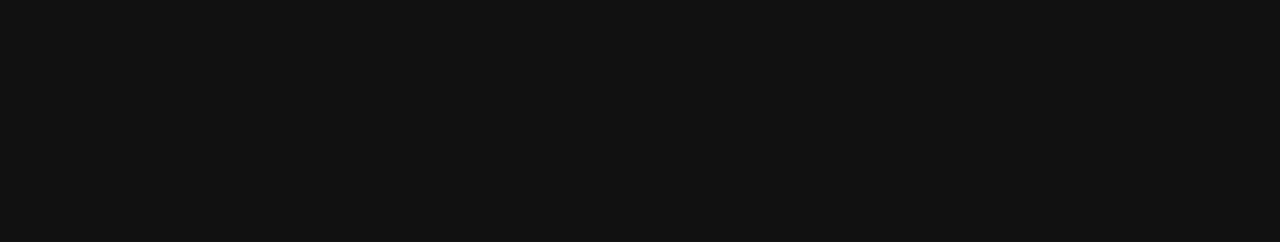
<file: tipos.html>
<!DOCTYPE html>
<html lang="pt-br">
<head>
  <meta charset="UTF-8" />
  <meta name="viewport" content="width=device-width, initial-scale=1.0"/>
  <title>Tipos e Vertentes 🧬</title>
  <link rel="stylesheet" href="style.css" />
</head>
<body>

  <header>
    <div class="header-left">
      <button class="menu-btn" onclick="toggleMenu()">☰</button>
      <h1>Wiki Cannabis 🌱</h1>
    </div>
    <button id="darkModeToggle" onclick="toggleDarkMode()">🌙</button>
  </header>

  <!-- Menu lateral -->
  <div id="sidebar" class="sidebar">
    <h2>Temas</h2>
    <a href="origem.html">📜 Origem</a>
    <a href="cultivo.html">🌾 Cultivo</a>
    <a href="tipos.html">🧬 Tipos</a>
    <a href="uso.html">💊 Medicinal</a>
    <a href="recreativo.html">🎉 Recreativo</a>
    <a href="legalizacao.html">⚖️ Leis</a>
    <a href="menu.html" class="voltar-btn">🔙 Voltar ao Menu Principal</a>
  </div>

  <!-- Conteúdo principal -->
  <div class="content">
    <h2>🧬 Tipos e Vertentes da Cannabis</h2>

    <section class="fade-in">
      <p>
        A <strong>cannabis</strong> possui diversas classificações e variações, sendo as principais divididas em três grandes espécies: <strong>Cannabis sativa</strong>, <strong>indica</strong> e <strong>ruderalis</strong>. Além disso, há milhares de híbridos e linhagens desenvolvidas a partir do cruzamento entre essas espécies, com finalidades terapêuticas, recreativas e industriais.
      </p>
      <img src="img/tipos-cannabis.png" alt="Ilustração comparando os tipos de cannabis" />
    </section>

    <section class="fade-in">
      <h3>🌿 Cannabis Sativa</h3>
      <p>
        A <strong>Cannabis sativa</strong> é uma planta de porte alto, com folhas finas e alongadas. Originária de regiões equatoriais como Colômbia, Tailândia e México, ela é conhecida por seus efeitos <strong>estimulantes, energizantes e criativos</strong>. Frequentemente recomendada para uso diurno, é utilizada no tratamento de depressão, fadiga e distúrbios do humor.
      </p>
      <img src="img/cannabis-sativa.png" alt="Imagem da planta Cannabis Sativa" />
    </section>

    <section class="fade-in">
      <h3>🌙 Cannabis Indica</h3>
      <p>
        A <strong>Cannabis indica</strong> tem origem nas regiões montanhosas da Índia, Afeganistão e Paquistão. Apresenta um porte mais baixo e folhas largas e escuras. Seus efeitos são <strong>relaxantes, sedativos e calmantes</strong>, sendo indicada para uso noturno ou em casos de insônia, dor crônica e ansiedade.
      </p>
      <img src="img/cannabis-indica.png" alt="Imagem da planta Cannabis Indica" />
    </section>

    <section class="fade-in">
      <h3>🌱 Cannabis Ruderalis</h3>
      <p>
        Menos conhecida, a <strong>Ruderalis</strong> é uma espécie menor e mais resistente, encontrada em regiões da Rússia e Europa Oriental. Tem baixa concentração de THC, porém floresce de forma automática, independentemente da luz (autoflorescente), sendo muito usada no desenvolvimento de híbridos para cultivo mais fácil.
      </p>
      <img src="img/cannabis-ruderalis.png" alt="Imagem da planta Cannabis Ruderalis" />
    </section>

    <section class="fade-in">
      <h3>🌿 Híbridos e linhagens</h3>
      <p>
        A maioria das plantas encontradas hoje são <strong>híbridas</strong>, ou seja, combinações genéticas de sativa e indica, balanceando efeitos e propriedades. Essas linhagens são desenvolvidas para maximizar benefícios específicos, seja para fins medicinais, recreativos ou industriais.
      </p>
      <p>
        Exemplos famosos incluem:
        <ul>
          <li>🔋 <strong>Sour Diesel</strong> – híbrido com predominância sativa, energizante</li>
          <li>🛌 <strong>Granddaddy Purple</strong> – híbrido com predominância indica, calmante</li>
          <li>⚖️ <strong>Harlequin</strong> – rica em CBD, ideal para uso medicinal</li>
        </ul>
      </p>
      <img src="img/hibridos-cannabis.png" alt="Imagem de diferentes linhagens híbridas" />
    </section>

    <section class="fade-in">
      <h3>🧪 Principais canabinoides</h3>
      <p>
        As propriedades da cannabis são resultado dos <strong>canabinoides</strong>, compostos químicos que interagem com o sistema endocanabinoide humano. Os principais são:
        <ul>
          <li>🔺 <strong>THC (Tetrahidrocanabinol)</strong> – responsável pelos efeitos psicoativos</li>
          <li>💧 <strong>CBD (Canabidiol)</strong> – não psicoativo, com amplas aplicações medicinais</li>
          <li>🌬️ <strong>CBN, CBG, THCV</strong> – outros compostos com efeitos terapêuticos em estudo</li>
        </ul>
      </p>
      <img src="img/canabinoides.png" alt="Gráfico dos principais canabinoides da cannabis" />
    </section>

    <section class="fade-in">
      <h3>🧬 Terpenos e efeitos</h3>
      <p>
        Além dos canabinoides, os <strong>terpenos</strong> são compostos aromáticos presentes na cannabis que influenciam no sabor, aroma e efeitos da planta. Alguns exemplos:
        <ul>
          <li>🍋 <strong>Limoneno</strong> – cítrico, melhora o humor</li>
          <li>🌲 <strong>Pineno</strong> – fresco, auxilia na concentração</li>
          <li>🌸 <strong>Linalol</strong> – floral, promove relaxamento</li>
        </ul>
        A combinação entre canabinoides e terpenos é conhecida como <strong>efeito entourage</strong>, potencializando os benefícios da planta.
      </p>
      <img src="img/terpenos-cannabis.png" alt="Ilustração de terpenos na cannabis" />
    </section>

    <section class="fade-in">
      <h3>📚 Curiosidades sobre os tipos de cannabis</h3>
      <ul>
        <li>🌏 A sativa cresce melhor em climas tropicais, enquanto a indica é ideal para regiões mais frias.</li>
        <li>🧬 Existem mais de 2.000 linhagens registradas no mundo.</li>
        <li>🔬 Pesquisas recentes indicam que o perfil químico é mais importante que o nome da linhagem.</li>
        <li>🧠 O THC e o CBD agem em receptores diferentes no cérebro e no corpo.</li>
      </ul>
    </section>
  </div>

  <script src="script.js"></script>
</body>
</html>
</file>
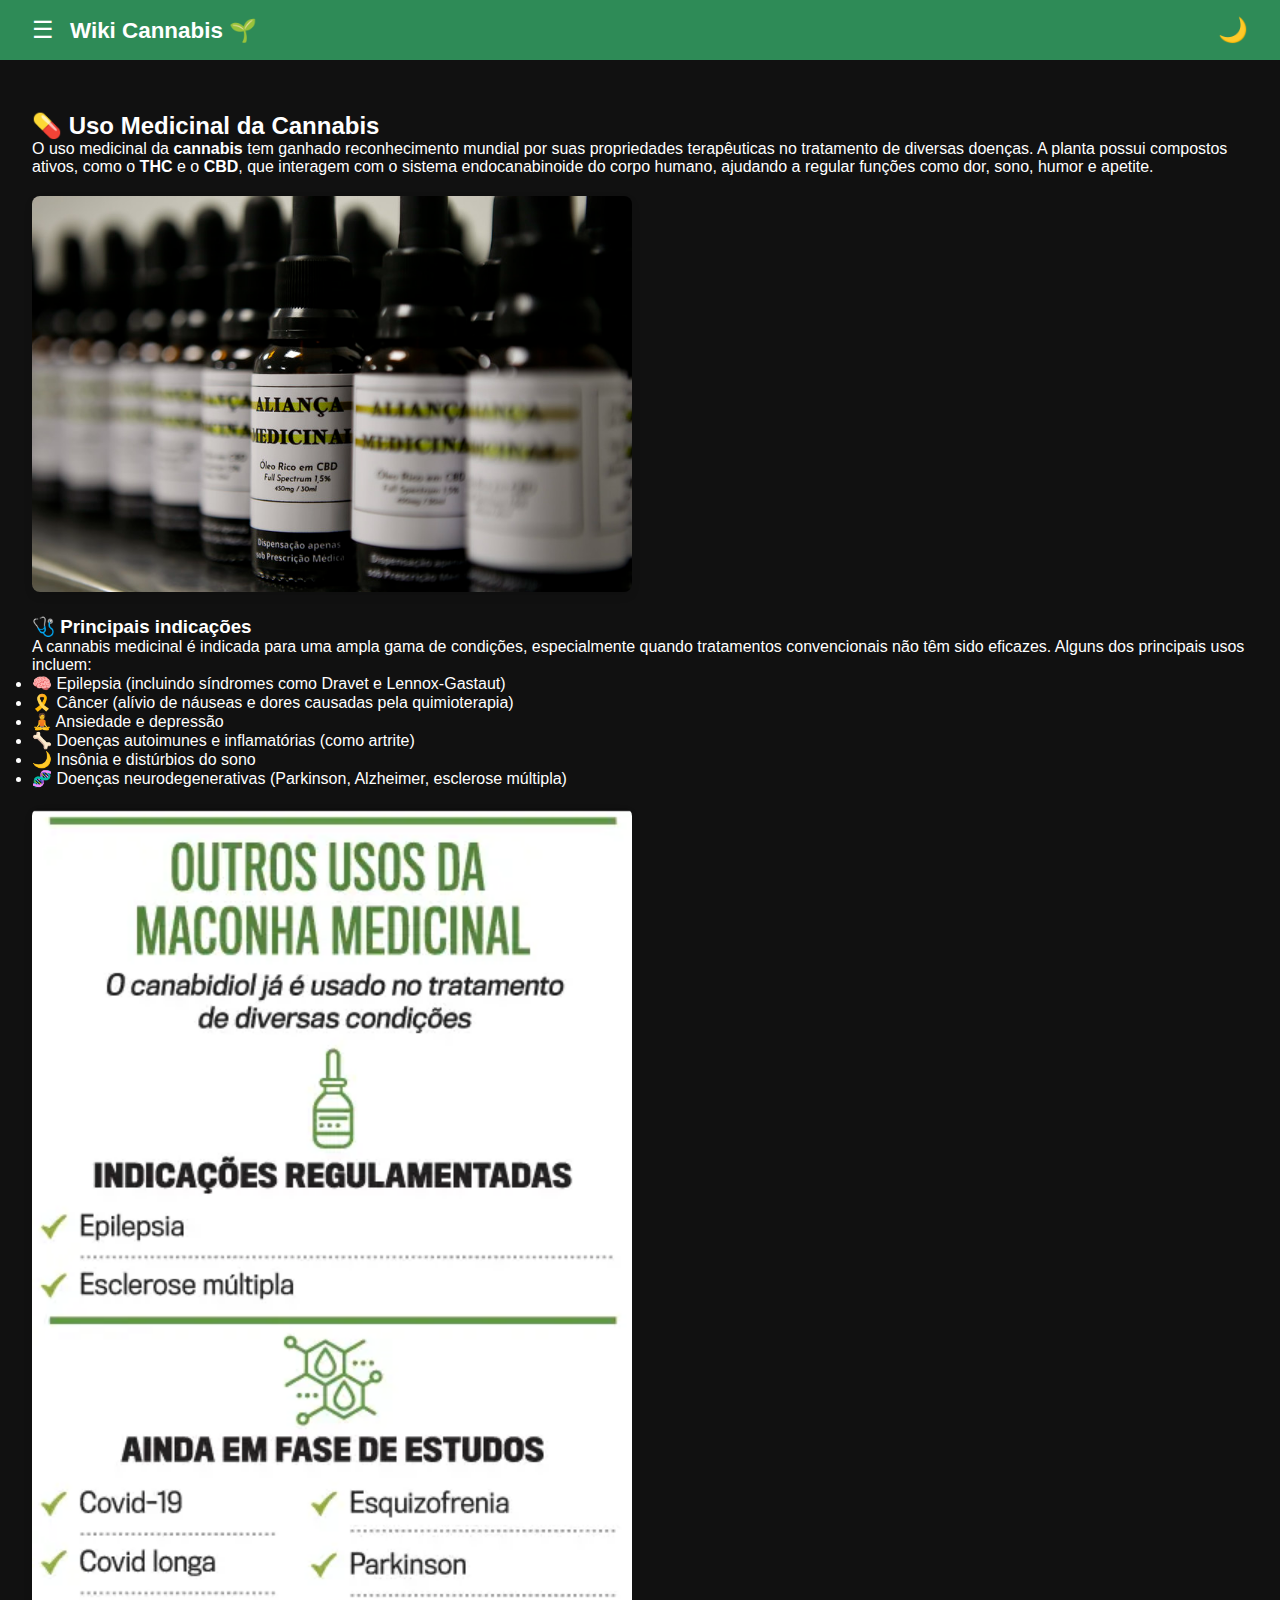
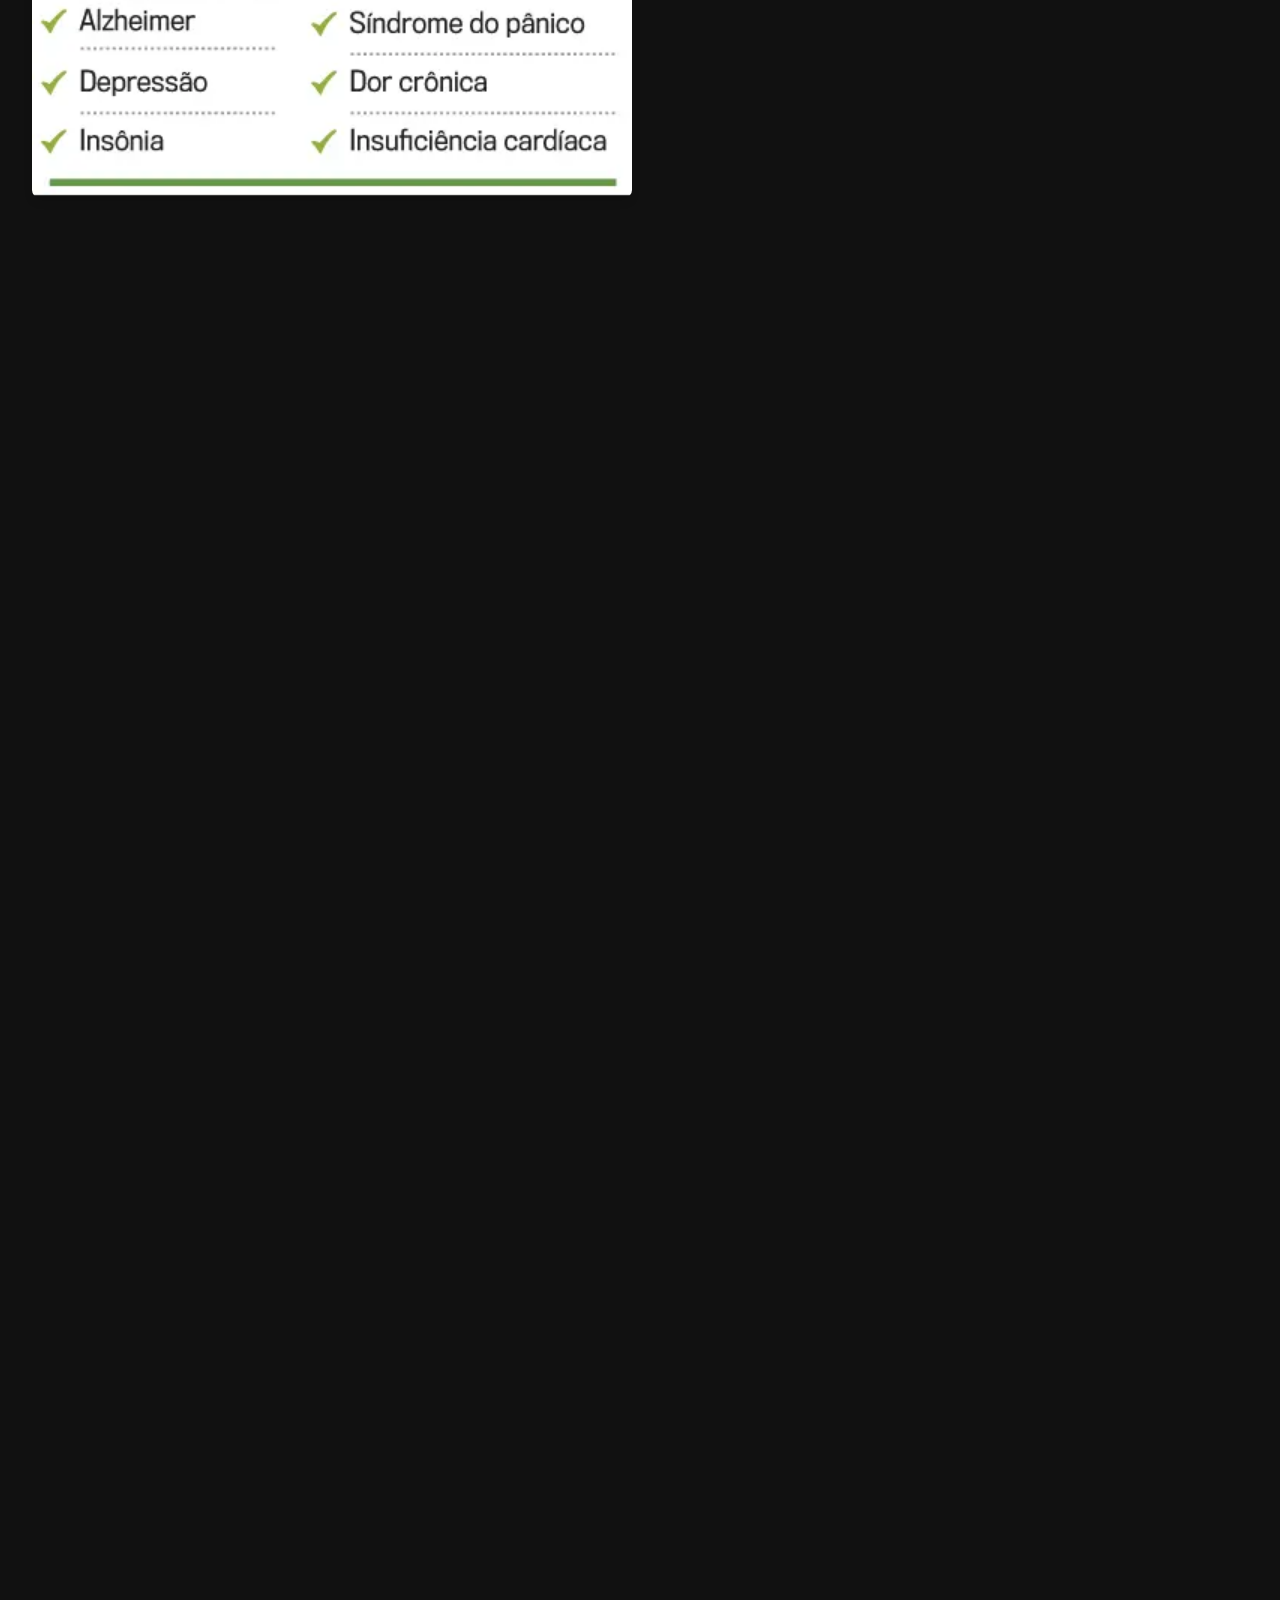
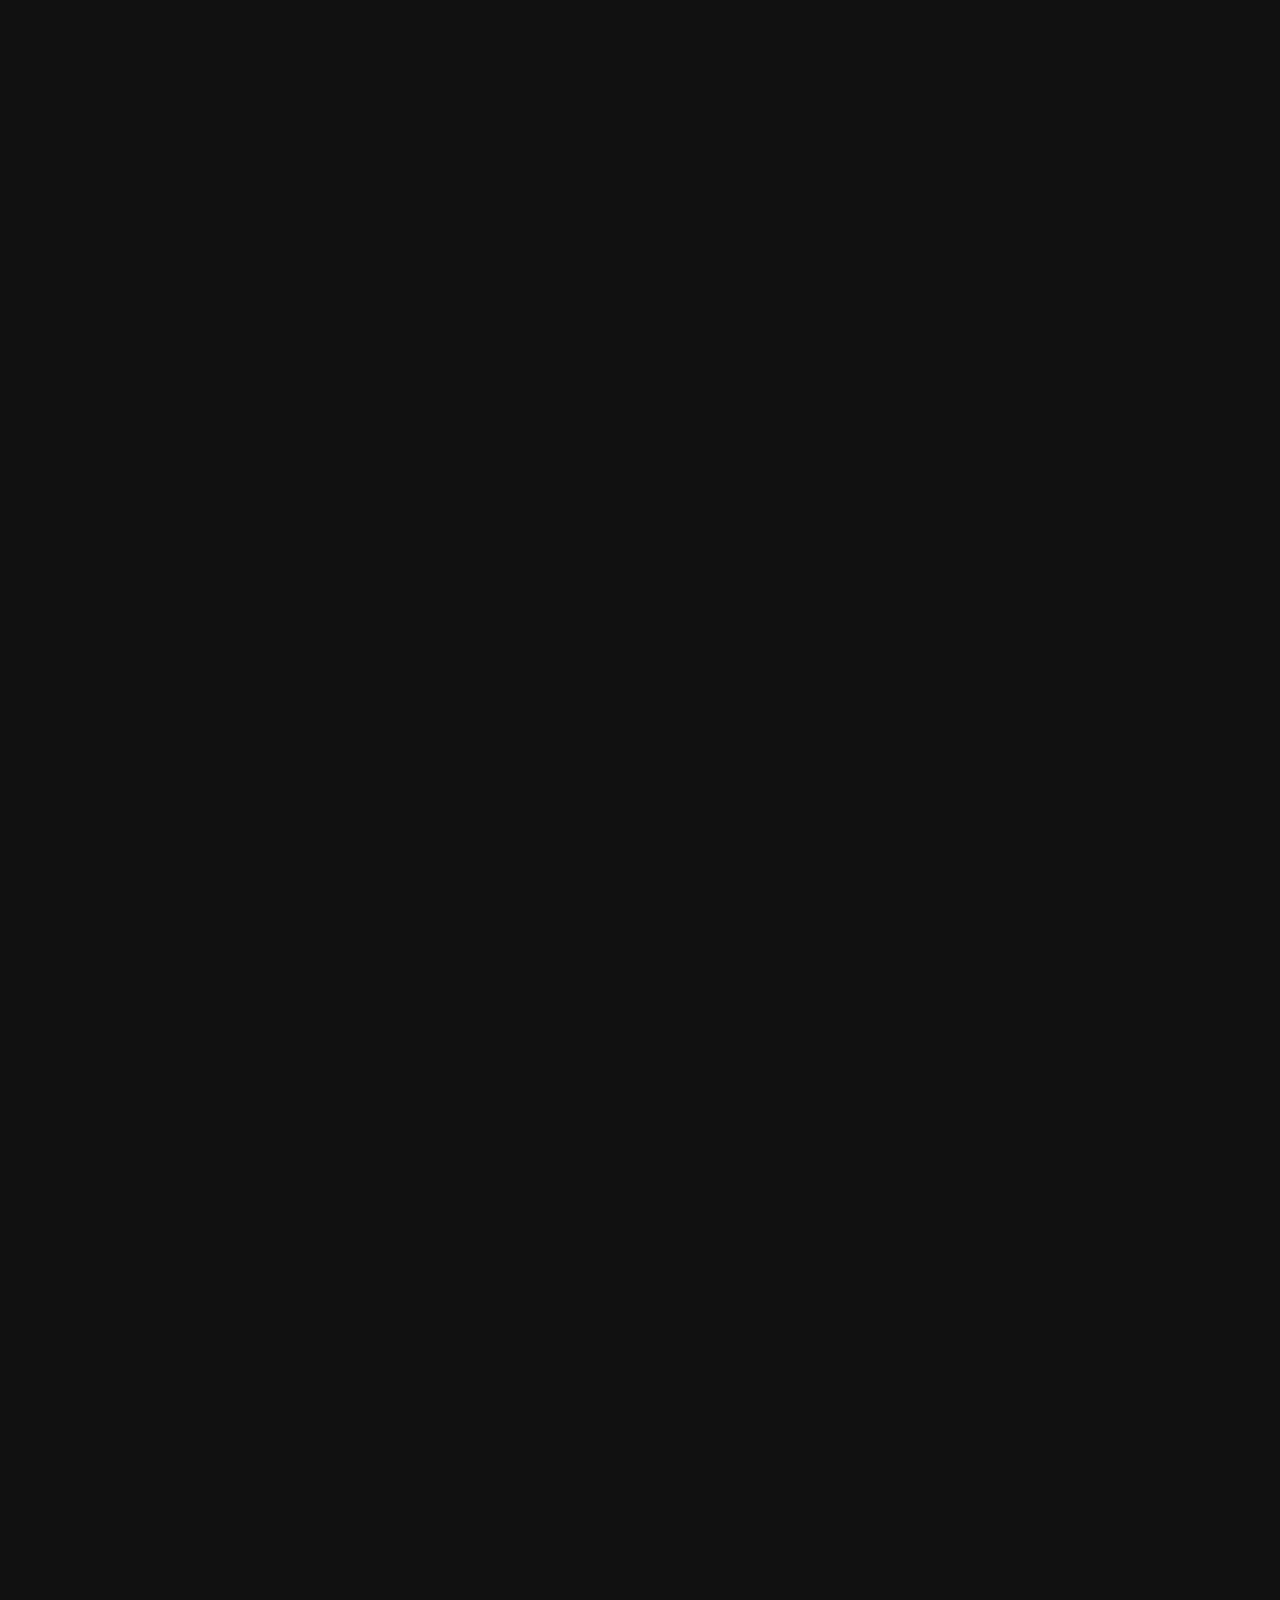
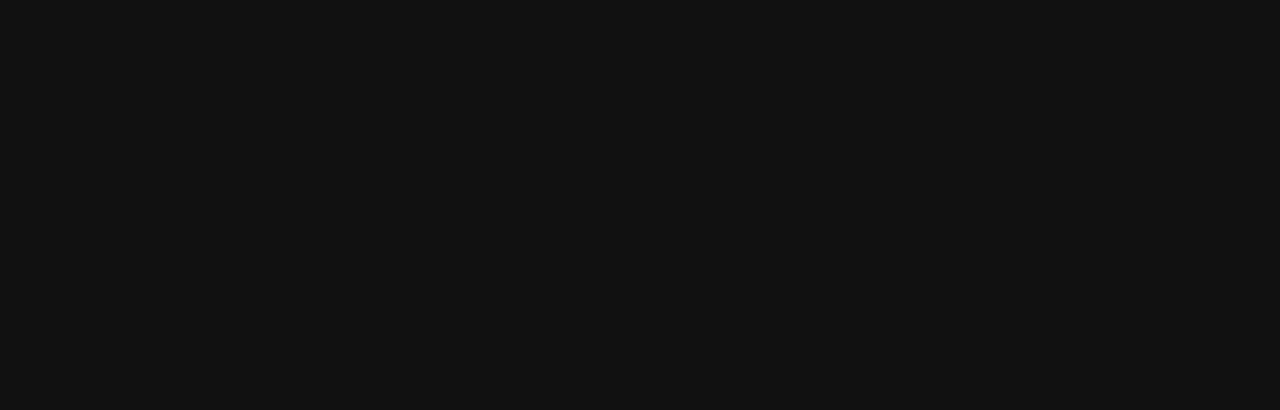
<file: uso.html>
<!DOCTYPE html>
<html lang="pt-br">
<head>
  <meta charset="UTF-8" />
  <meta name="viewport" content="width=device-width, initial-scale=1.0"/>
  <title>Uso Medicinal 💊</title>
  <link rel="stylesheet" href="style.css" />
</head>
<body>

  <header>
    <div class="header-left">
      <button class="menu-btn" onclick="toggleMenu()">☰</button>
      <h1>Wiki Cannabis 🌱</h1>
    </div>
    <button id="darkModeToggle" onclick="toggleDarkMode()">🌙</button>
  </header>

  <!-- Menu lateral -->
  <div id="sidebar" class="sidebar">
    <h2>Temas</h2>
    <a href="origem.html">📜 Origem</a>
    <a href="cultivo.html">🌾 Cultivo</a>
    <a href="tipos.html">🧬 Tipos</a>
    <a href="uso.html">💊 Medicinal</a>
    <a href="recreativo.html">🎉 Recreativo</a>
    <a href="legalizacao.html">⚖️ Leis</a>
    <a href="menu.html" class="voltar-btn">🔙 Voltar ao Menu Principal</a>
  </div>

  <!-- Conteúdo principal -->
  <div class="content">
    <h2>💊 Uso Medicinal da Cannabis</h2>

    <section class="fade-in">
      <p>
        O uso medicinal da <strong>cannabis</strong> tem ganhado reconhecimento mundial por suas propriedades terapêuticas no tratamento de diversas doenças. A planta possui compostos ativos, como o <strong>THC</strong> e o <strong>CBD</strong>, que interagem com o sistema endocanabinoide do corpo humano, ajudando a regular funções como dor, sono, humor e apetite.
      </p>
      <img src="img/uso-medicinal.png" alt="Imagem de frascos de óleo medicinal de cannabis" />
    </section>

    <section class="fade-in">
      <h3>🩺 Principais indicações</h3>
      <p>
        A cannabis medicinal é indicada para uma ampla gama de condições, especialmente quando tratamentos convencionais não têm sido eficazes. Alguns dos principais usos incluem:
        <ul>
          <li>🧠 Epilepsia (incluindo síndromes como Dravet e Lennox-Gastaut)</li>
          <li>🎗️ Câncer (alívio de náuseas e dores causadas pela quimioterapia)</li>
          <li>🧘 Ansiedade e depressão</li>
          <li>🦴 Doenças autoimunes e inflamatórias (como artrite)</li>
          <li>🌙 Insônia e distúrbios do sono</li>
          <li>🧬 Doenças neurodegenerativas (Parkinson, Alzheimer, esclerose múltipla)</li>
        </ul>
      </p>
      <img src="img/indicacoes.png" alt="Ilustração de doenças tratadas com cannabis medicinal" />
    </section>

    <section class="fade-in">
      <h3>🌿 Canabidiol (CBD) vs. Tetrahidrocanabinol (THC)</h3>
      <p>
        Dois dos principais compostos ativos da cannabis são:
        <ul>
          <li>💧 <strong>CBD</strong>: não psicoativo, com forte potencial terapêutico. Reduz ansiedade, inflamações e convulsões.</li>
          <li>🔺 <strong>THC</strong>: psicoativo, mas eficaz para dores crônicas, falta de apetite e espasmos musculares.</li>
        </ul>
        A escolha entre CBD, THC ou uma combinação dos dois depende da condição tratada e da resposta do paciente.
      </p>
      <img src="img/cbd-vs-thc.png" alt="Comparação entre CBD e THC" />
    </section>

    <section class="fade-in">
      <h3>🧪 Formas de uso</h3>
      <p>
        A cannabis medicinal pode ser administrada de diferentes formas, de acordo com a necessidade terapêutica e preferência do paciente:
        <ul>
          <li>💧 Óleo sublingual</li>
          <li>🧁 Cápsulas e comestíveis</li>
          <li>🌫️ Vaporização</li>
          <li>🧴 Cremes tópicos</li>
          <li>🧪 Tinturas e extratos concentrados</li>
        </ul>
      </p>
      <img src="img/formas-uso.png" alt="Formas de uso medicinal da cannabis" />
    </section>

    <section class="fade-in">
      <h3>📊 Evidências científicas</h3>
      <p>
        Diversos estudos clínicos têm demonstrado os benefícios da cannabis medicinal:
        <ul>
          <li>🔬 Aprovada nos EUA para epilepsia refratária (Epidiolex – CBD puro)</li>
          <li>📈 Estudos sobre alívio da dor crônica mostram melhora na qualidade de vida de pacientes</li>
          <li>🧠 Pesquisas em andamento sobre uso em TEA (Transtorno do Espectro Autista)</li>
        </ul>
      </p>
      <img src="img/estudos-clinicos.png" alt="Estudo científico sobre uso medicinal da cannabis" />
    </section>

    <section class="fade-in">
      <h3>⚖️ Situação legal no Brasil</h3>
      <p>
        No Brasil, a <strong>ANVISA</strong> permite desde 2015 a importação de produtos à base de CBD mediante prescrição médica. Em 2019, regulamentou o registro de produtos à base de cannabis em farmácias. Apesar disso, o cultivo doméstico para fins medicinais ainda requer autorização judicial.
      </p>
      <img src="img/legalizacao-medicinal.png" alt="Mapa da legalização medicinal da cannabis no Brasil" />
    </section>

    <section class="fade-in">
      <h3>📚 Curiosidades sobre o uso medicinal</h3>
      <ul>
        <li>👶 O primeiro caso de sucesso com CBD foi o de Charlotte Figi, uma criança com epilepsia grave.</li>
        <li>🌍 Mais de 40 países já legalizaram a cannabis medicinal.</li>
        <li>⚗️ Cientistas israelenses foram pioneiros na pesquisa com canabinoides nos anos 1960.</li>
        <li>👨‍⚕️ Muitos médicos ainda têm pouco acesso à formação sobre o uso medicinal da planta.</li>
      </ul>
    </section>

  </div>

  <script src="script.js"></script>
</body>
</html>
</file>
<file: style.css>
:root {
    --primary: #2e8b57;
    --bg: #111;
    --text: #fff;
    --card-bg: #1e1e1e;
    --hover: #3a3a3a;
    --border: #444;
    --btn-bg: #007bff;
    --btn-hover: #0056b3;
    --status-green: #90ee90;
    --status-red: #ff8080;
    --restart-bg: #28a745;
    --restart-hover: #218838;
    --restart-text: #fff;
  }
  
  body.light {
    --bg: #f5f5f5;
    --text: #111;
    --card-bg: #fff;
    --hover: #eaeaea;
    --border: #ccc;
    --btn-bg: #007bff;
    --btn-hover: #0056b3;
    --status-green: #006400;
    --status-red: #cc0000;
    --restart-bg: #00aaff;
    --restart-hover: #0088cc;
    --restart-text: #fff;
  }
  
  * {
    margin: 0;
    padding: 0;
    box-sizing: border-box;
  }
  
  body {
    font-family: 'Segoe UI', sans-serif;
    background-color: var(--bg);
    color: var(--text);
    transition: 0.3s ease;
  }
  
  header {
    background-color: var(--primary);
    color: white;
    padding: 1rem 2rem;
    display: flex;
    align-items: center;
    justify-content: space-between;
    position: fixed;
    width: 100%;
    top: 0;
    z-index: 1000;
  }
  
  .header-left {
    display: flex;
    align-items: center;
    gap: 1rem;
  }
  
  header h1 {
    font-size: 1.4rem;
    white-space: nowrap;
  }
  
  .menu-btn, #darkModeToggle {
    font-size: 1.5rem;
    background: none;
    border: none;
    color: white;
    cursor: pointer;
  }
  
  .sidebar {
    position: fixed;
    top: 0;
    left: -250px;
    width: 250px;
    height: 100%;
    background-color: var(--card-bg);
    color: var(--text);
    padding: 2rem 1rem;
    transition: left 0.3s ease;
    z-index: 999;
  }
  
  .sidebar.active {
    left: 0;
  }
  
  .sidebar h2 {
    margin-bottom: 1rem;
    border-bottom: 1px solid var(--border);
    padding-bottom: 0.5rem;
  }
  
  .sidebar a {
    display: block;
    color: var(--text);
    text-decoration: none;
    padding: 0.75rem 0;
    font-size: 1rem;
    border-bottom: 1px solid var(--border);
    transition: background 0.3s;
  }
  
  .sidebar a:hover {
    background-color: var(--hover);
  }
  
  .content {
    margin-top: 5rem;
    padding: 2rem;
    transition: margin-left 0.3s ease;
  }
  
  .sidebar.active ~ .content {
    margin-left: 250px;
  }
  
  /* Cards */
  .cards {
    display: grid;
    grid-template-columns: repeat(auto-fit, minmax(260px, 1fr));
    gap: 1.5rem;
    margin-top: 2rem;
  }
  
  .card {
    background-color: var(--card-bg);
    border: 1px solid var(--border);
    border-radius: 10px;
    padding: 1rem;
    text-decoration: none;
    color: var(--text);
    box-shadow: 0 2px 6px rgba(0, 0, 0, 0.2);
    transition: transform 0.3s, background 0.3s;
  }
  
  .card:hover {
    transform: scale(1.03);
    background-color: var(--hover);
  }
  
  .quiz-container {
    max-width: 600px;
    margin: 60px auto;
    padding: 30px;
    background-color: var(--card-bg);
    color: var(--text);
    border-radius: 16px;
    border: 1px solid var(--border);
    box-shadow: 0 0 15px rgba(0,0,0,0.1);
  }
  
  
  .quiz-container h2 {
    text-align: center;
    margin-bottom: 20px;
    color: var(--text);
  }
  
  #quiz-box {
    padding: 20px;
  }
  
  #pergunta {
    font-size: 1.2rem;
    margin-bottom: 15px;
  }
  
  #opcoes button {
    display: block;
    margin: 8px 0;
    width: 100%;
    padding: 12px;
    font-size: 1rem;
    border-radius: 8px;
    border: none;
    background-color: var(--btn-bg);
    color: #fff;
    cursor: pointer;
    transition: 0.3s;
  }
  
  #opcoes button:hover {
    background-color: var(--btn-hover);
  }
  
  .status {
    display: flex;
    justify-content: space-between;
    margin-top: 20px;
    font-weight: bold;
    color: var(--status-green);
  }
  
  #pontos {
    color: var(--status-green);
  }
  
  #vidas {
    color: var(--status-red);
  }
  
  #reiniciar {
    margin: 20px auto;
    display: block;
    padding: 10px 20px;
    background-color: var(--restart-bg);
    color: var(--restart-text);
    font-size: 1rem;
    border: none;
    border-radius: 8px;
    cursor: pointer;
  }
  
  #reiniciar:hover {
    background-color: var(--restart-hover);
  }
  
/* Animação suave para as seções */
.fade-in {
    opacity: 0;
    transform: translateY(20px);
    transition: opacity 0.6s ease-out, transform 0.6s ease-out;
  }
  .fade-in.visible {
    opacity: 1;
    transform: translateY(0);
  }
  
  /* Estilo para as imagens */
  .content img {
    width: 100%;
    max-width: 600px;
    height: auto;
    border-radius: 8px;
    box-shadow: 0 4px 8px rgba(0,0,0,0.1);
    margin: 20px 0;
    transition: transform 0.3s ease;
  }
  .content img:hover {
    transform: scale(1.05);
  }
  /* Área principal */
.main {
    flex: 1;
    margin-left: 0;
    margin-top: 60px;
    padding: 2rem;
    transition: margin-left 0.3s ease;
  }
  
  .sidebar.active ~ .main {
    margin-left: 250px;
  }
  
  /* Área principal da página origem */
.origem-container {
    max-width: 800px;
    margin: auto;
    padding: 2rem;
    line-height: 1.7;
    font-size: 1.05rem;
    color: var(--text);
  }
  
  /* Títulos dentro da origem */
  .origem-container h2,
  .origem-container h3 {
    margin-top: 2rem;
    margin-bottom: 1rem;
    color: var(--text);
    border-bottom: 1px solid var(--border);
    padding-bottom: 0.5rem;
  }
  
  /* Parágrafos */
  .origem-container p {
    margin-bottom: 1.5rem;
    text-align: justify;
  }
  
  /* Imagens */
  .origem-container img {
    max-width: 100%;
    height: auto;
    border-radius: 8px;
    margin: 1.5rem 0;
    box-shadow: 0 4px 10px rgba(0, 0, 0, 0.2);
  }
/* Responsividade geral */
@media (max-width: 768px) {
  /* Formulário (primeiro CSS) */
  input,
  small.validacao {
    width: 90%;
    font-size: 13px;
  }

  button {
    width: 90%;
    font-size: 14px;
  }

  /* Header */
  header {
    flex-direction: column;
    align-items: flex-start;
    padding: 1rem;
  }

  header h1 {
    font-size: 1.1rem;
  }

  .menu-btn, #darkModeToggle {
    font-size: 1.3rem;
  }

  /* Sidebar */
  .sidebar {
    width: 200px;
    padding: 1.5rem 0.5rem;
  }

  .sidebar a {
    font-size: 0.95rem;
  }

  /* Cards */
  .cards {
    grid-template-columns: 1fr;
  }

  .card {
    padding: 0.8rem;
    font-size: 0.95rem;
  }

  /* Quiz Container */
  .quiz-container {
    width: 95%;
    padding: 1.5rem;
  }

  #pergunta {
    font-size: 1.05rem;
  }

  #opcoes button {
    padding: 10px;
    font-size: 0.95rem;
  }

  #reiniciar {
    width: 100%;
    font-size: 0.95rem;
  }

  .status {
    flex-direction: column;
    align-items: center;
    gap: 10px;
  }

  /* Página origem */
  .origem-container {
    padding: 1rem;
    font-size: 1rem;
  }

  .origem-container h2,
  .origem-container h3 {
    font-size: 1.2rem;
  }

  .origem-container p {
    font-size: 0.95rem;
  }

  /* Ajuste para imagens */
  .content img,
  .origem-container img {
    max-width: 100%;
    height: auto;
  }
}
</file>
